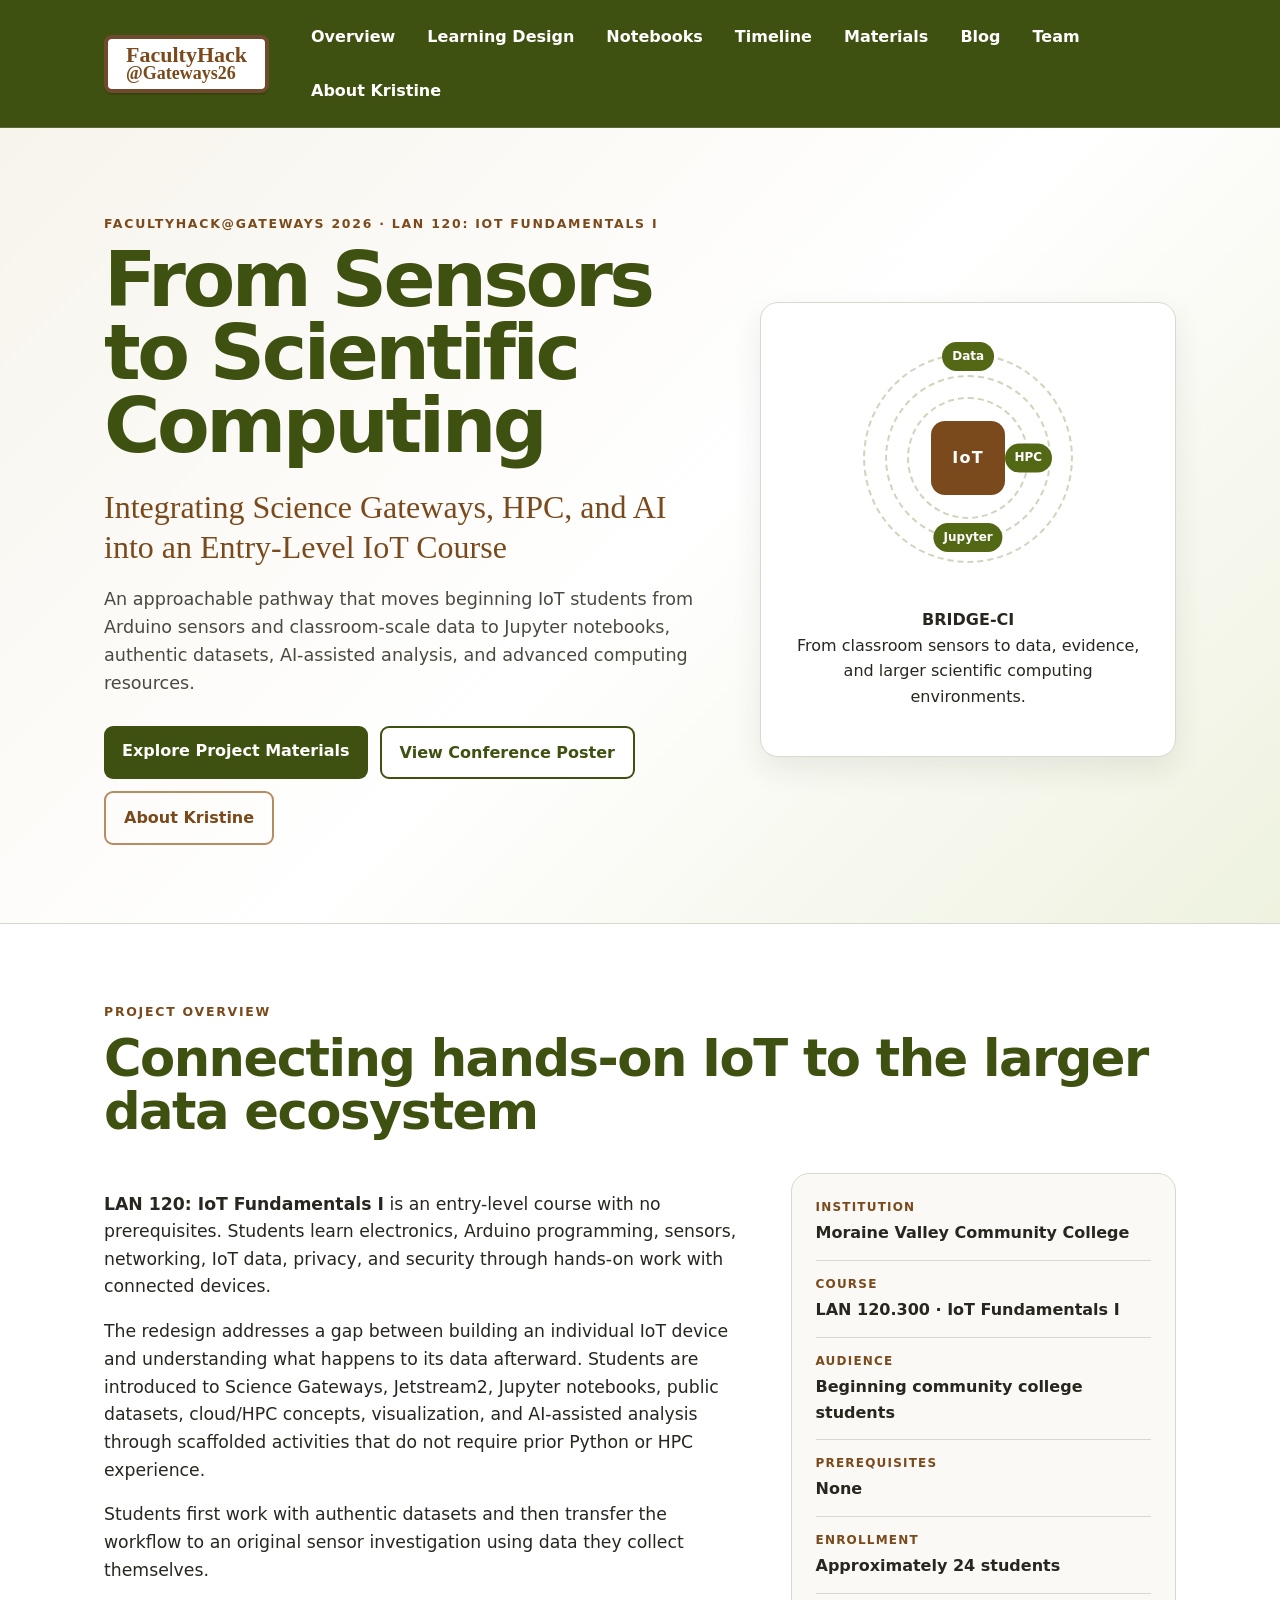
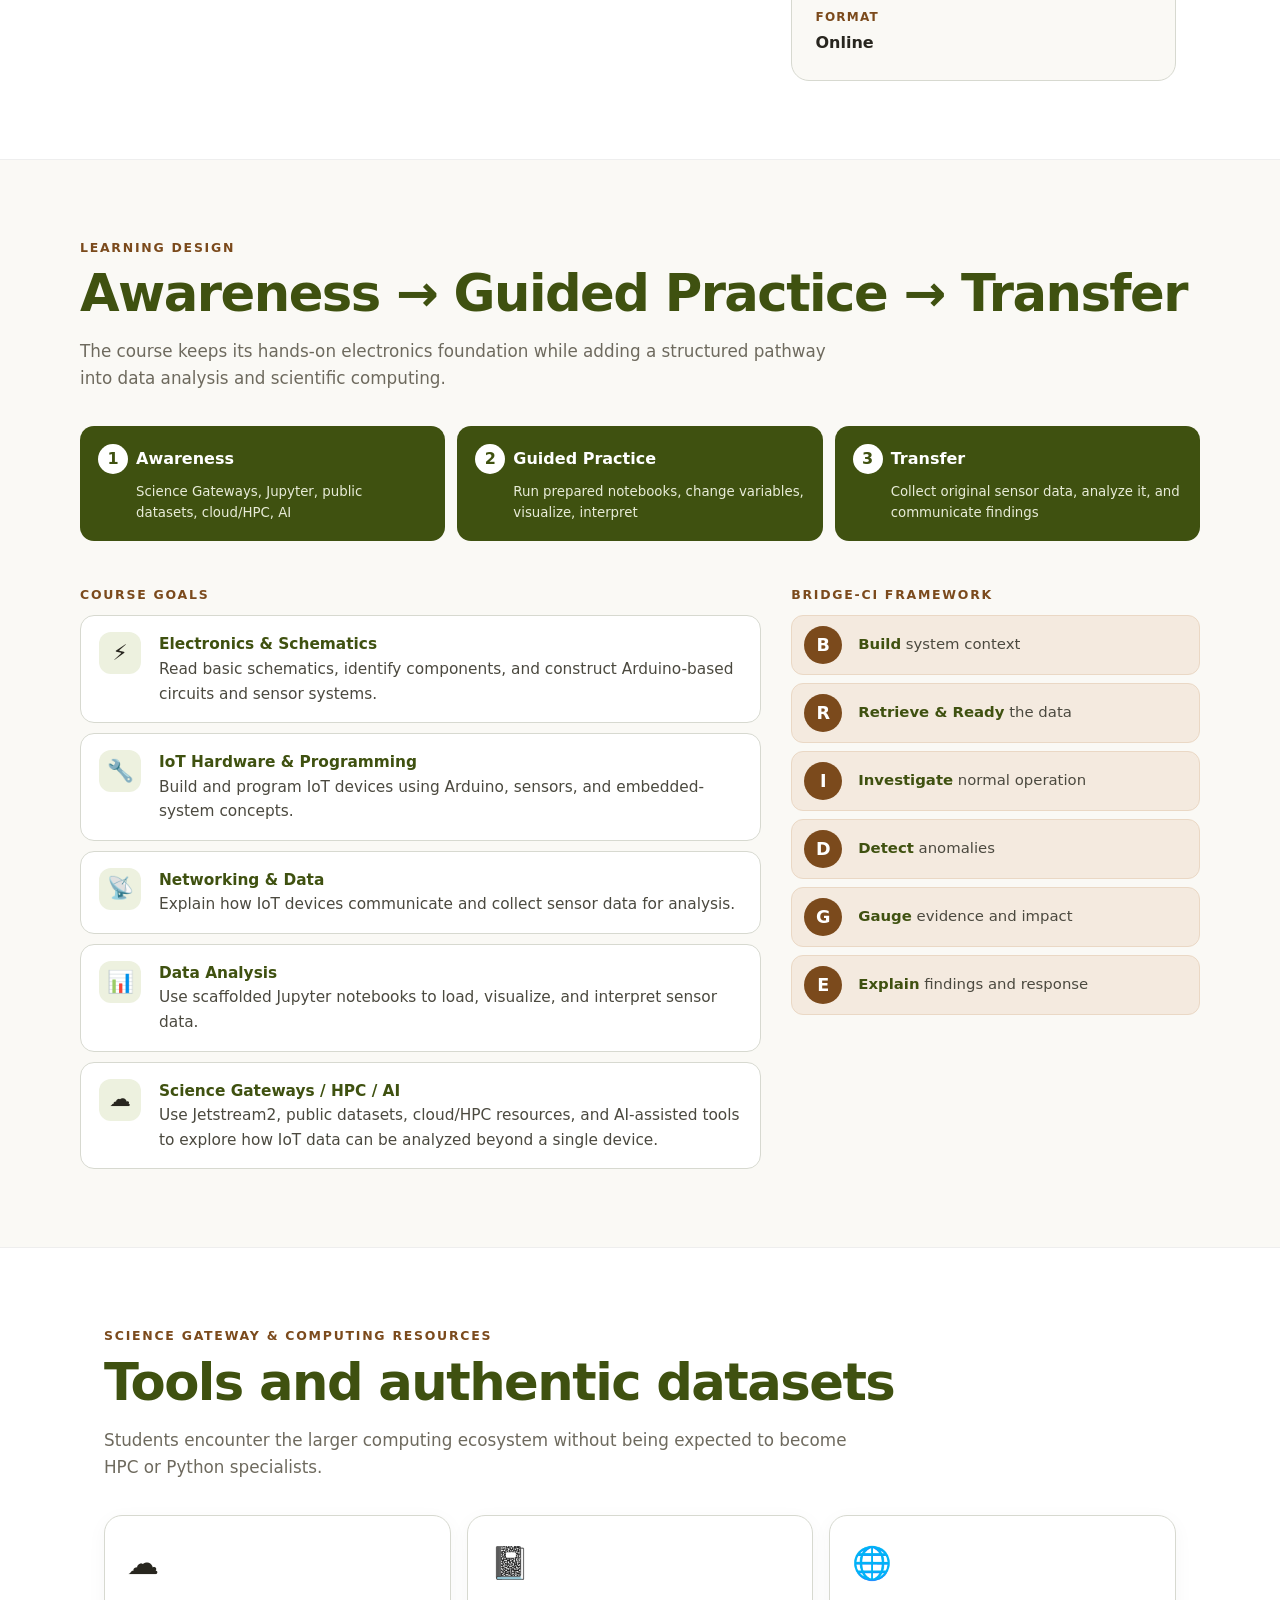
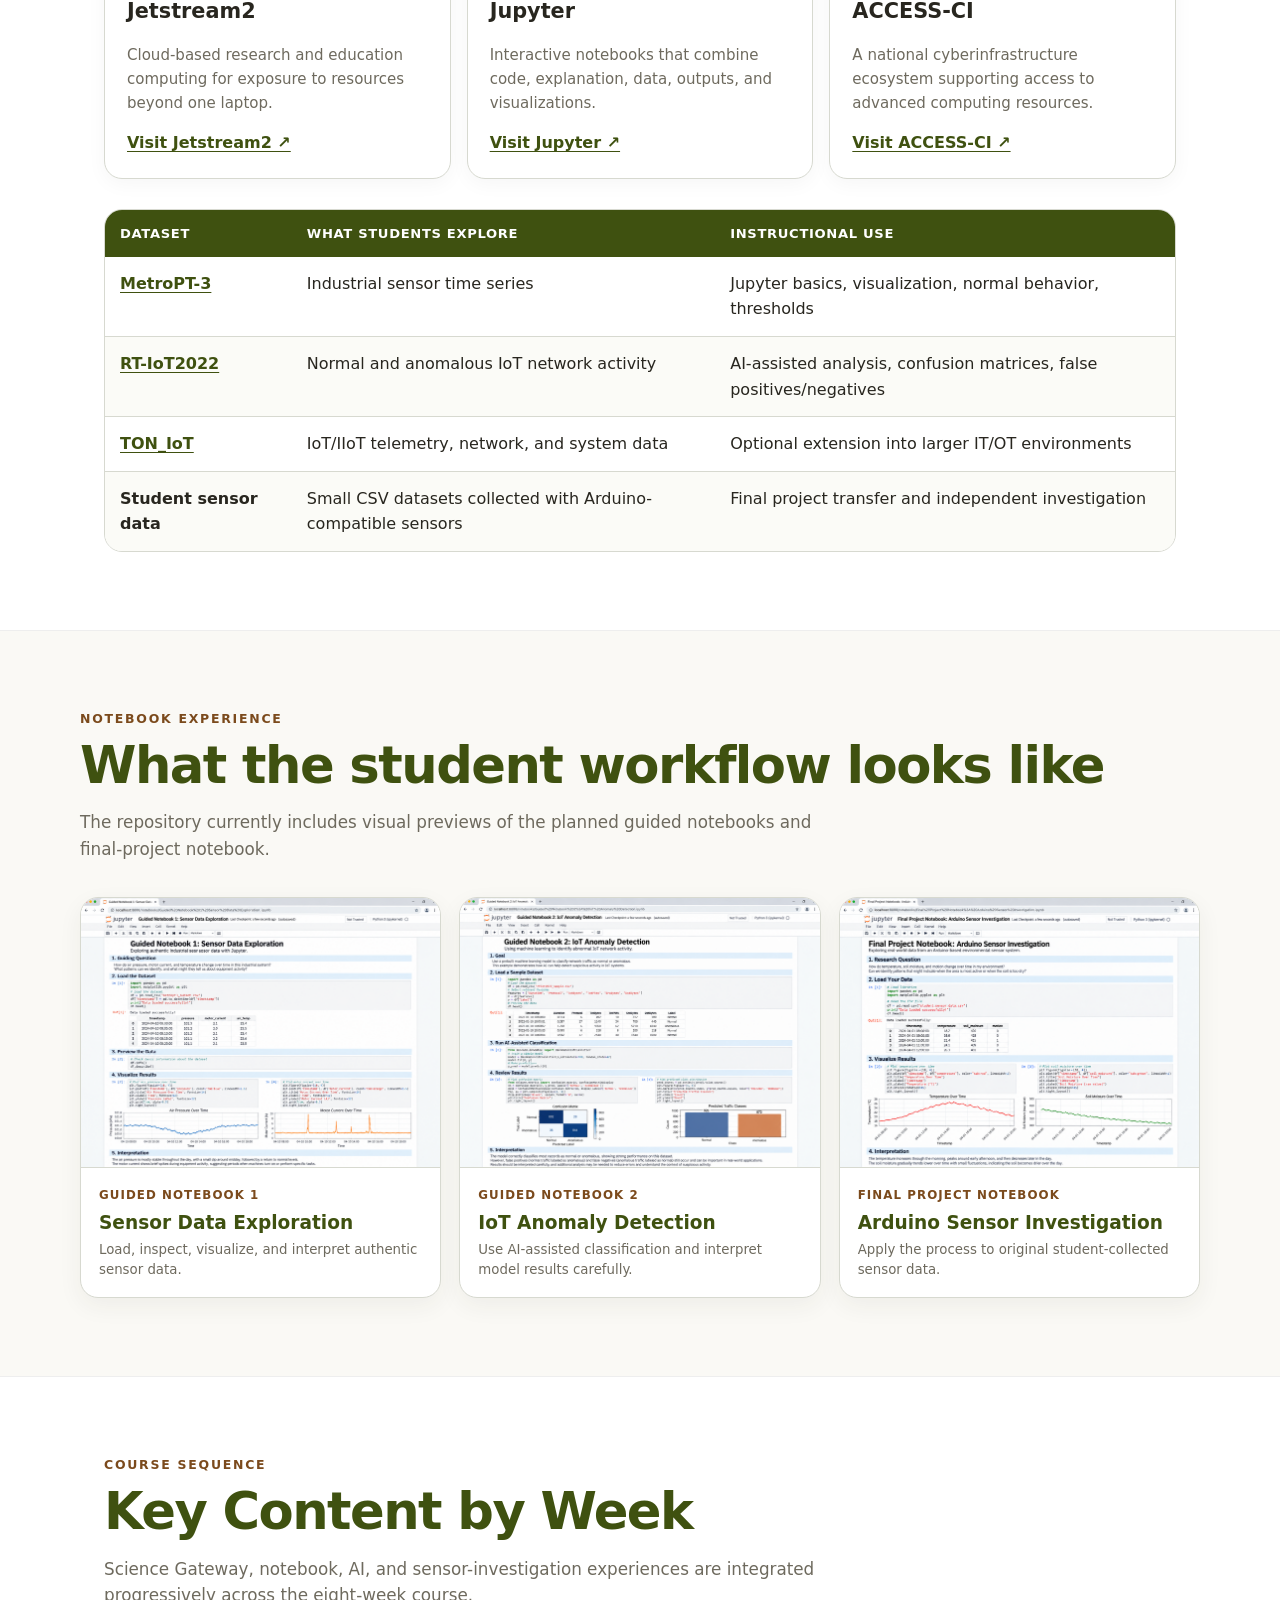
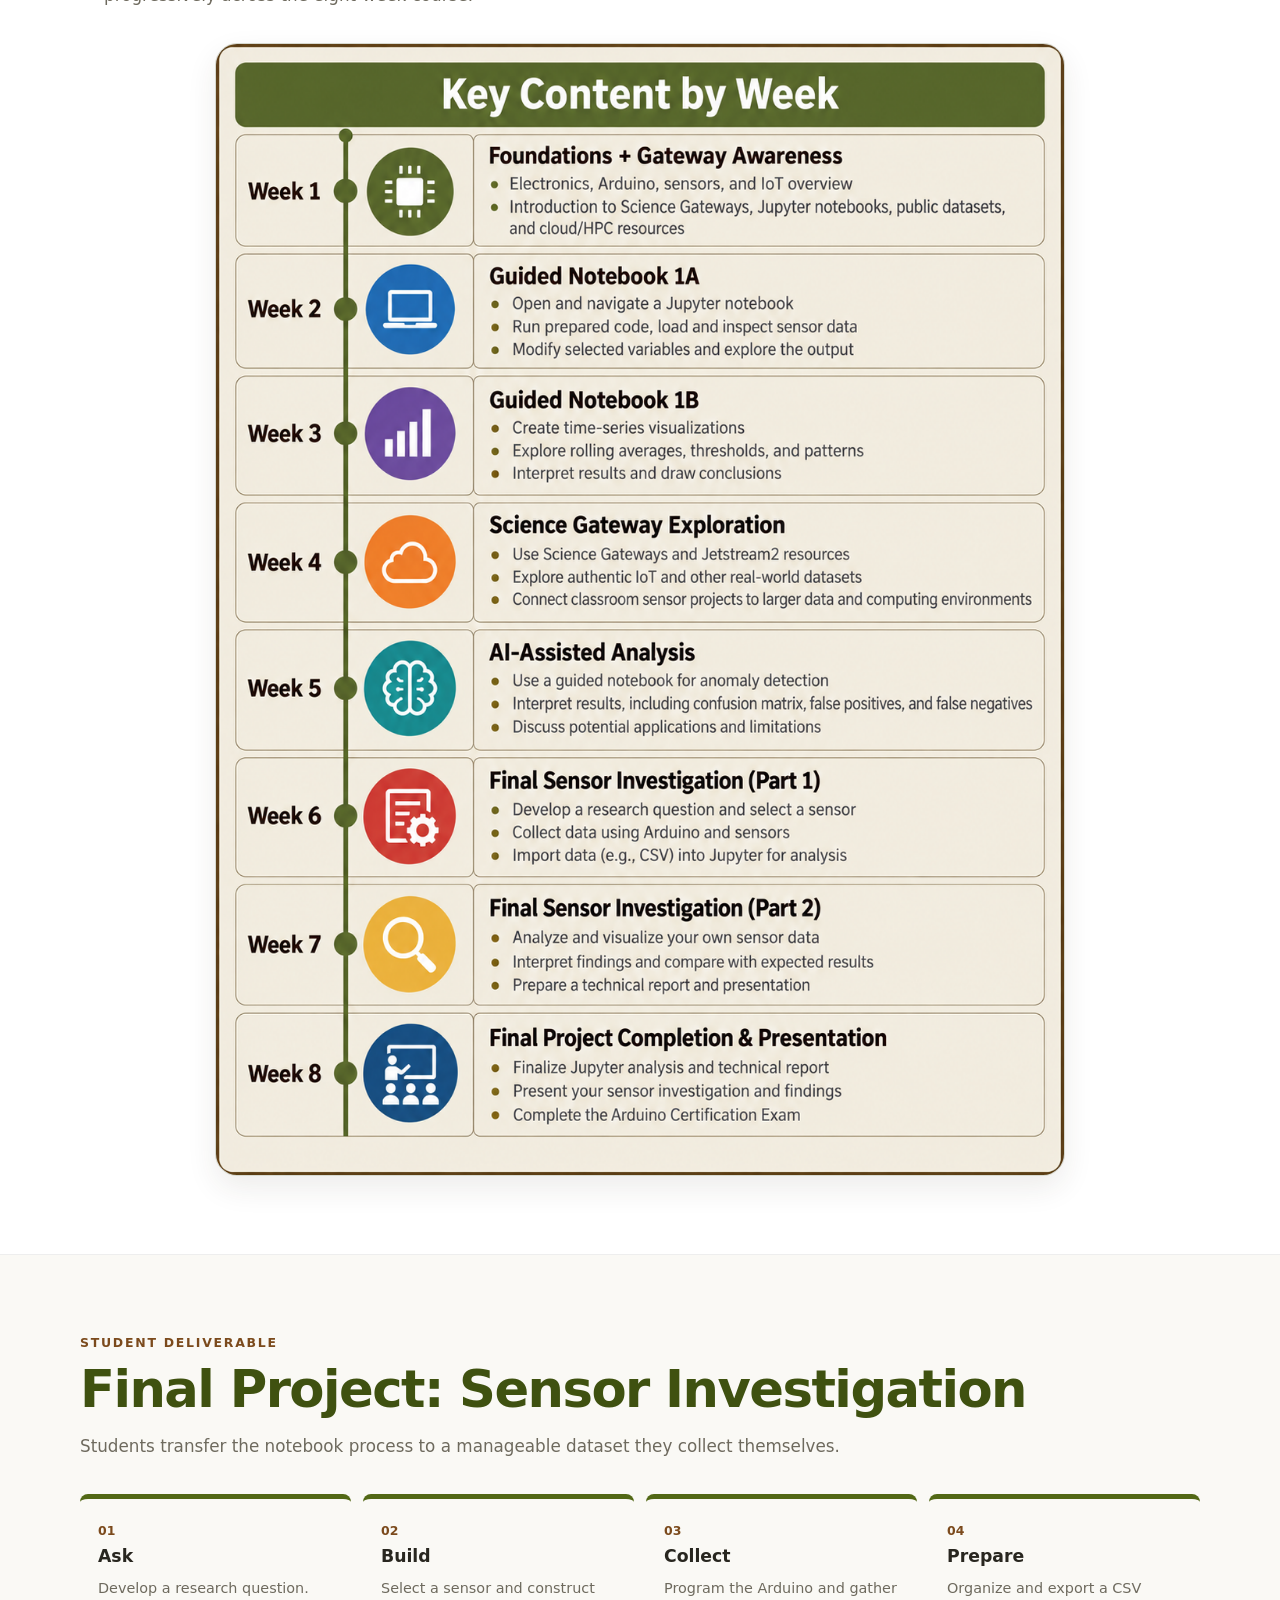
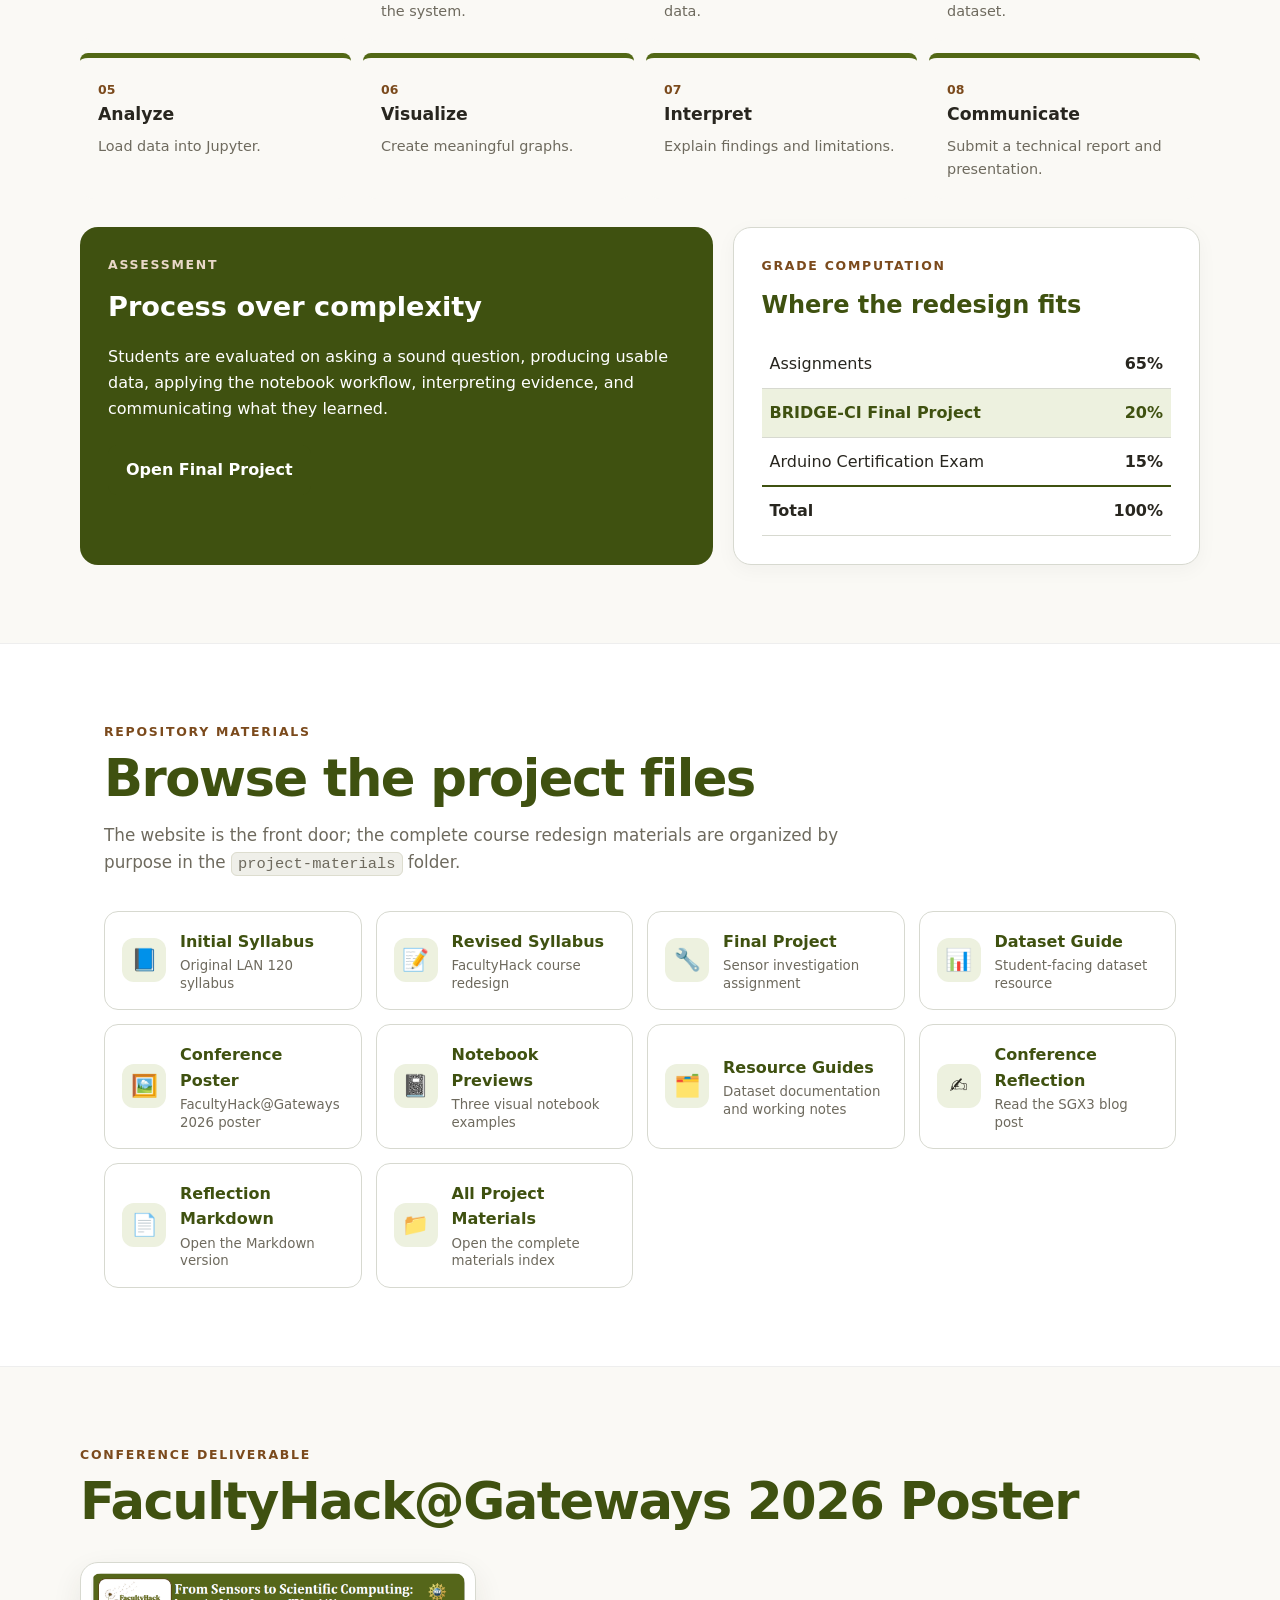
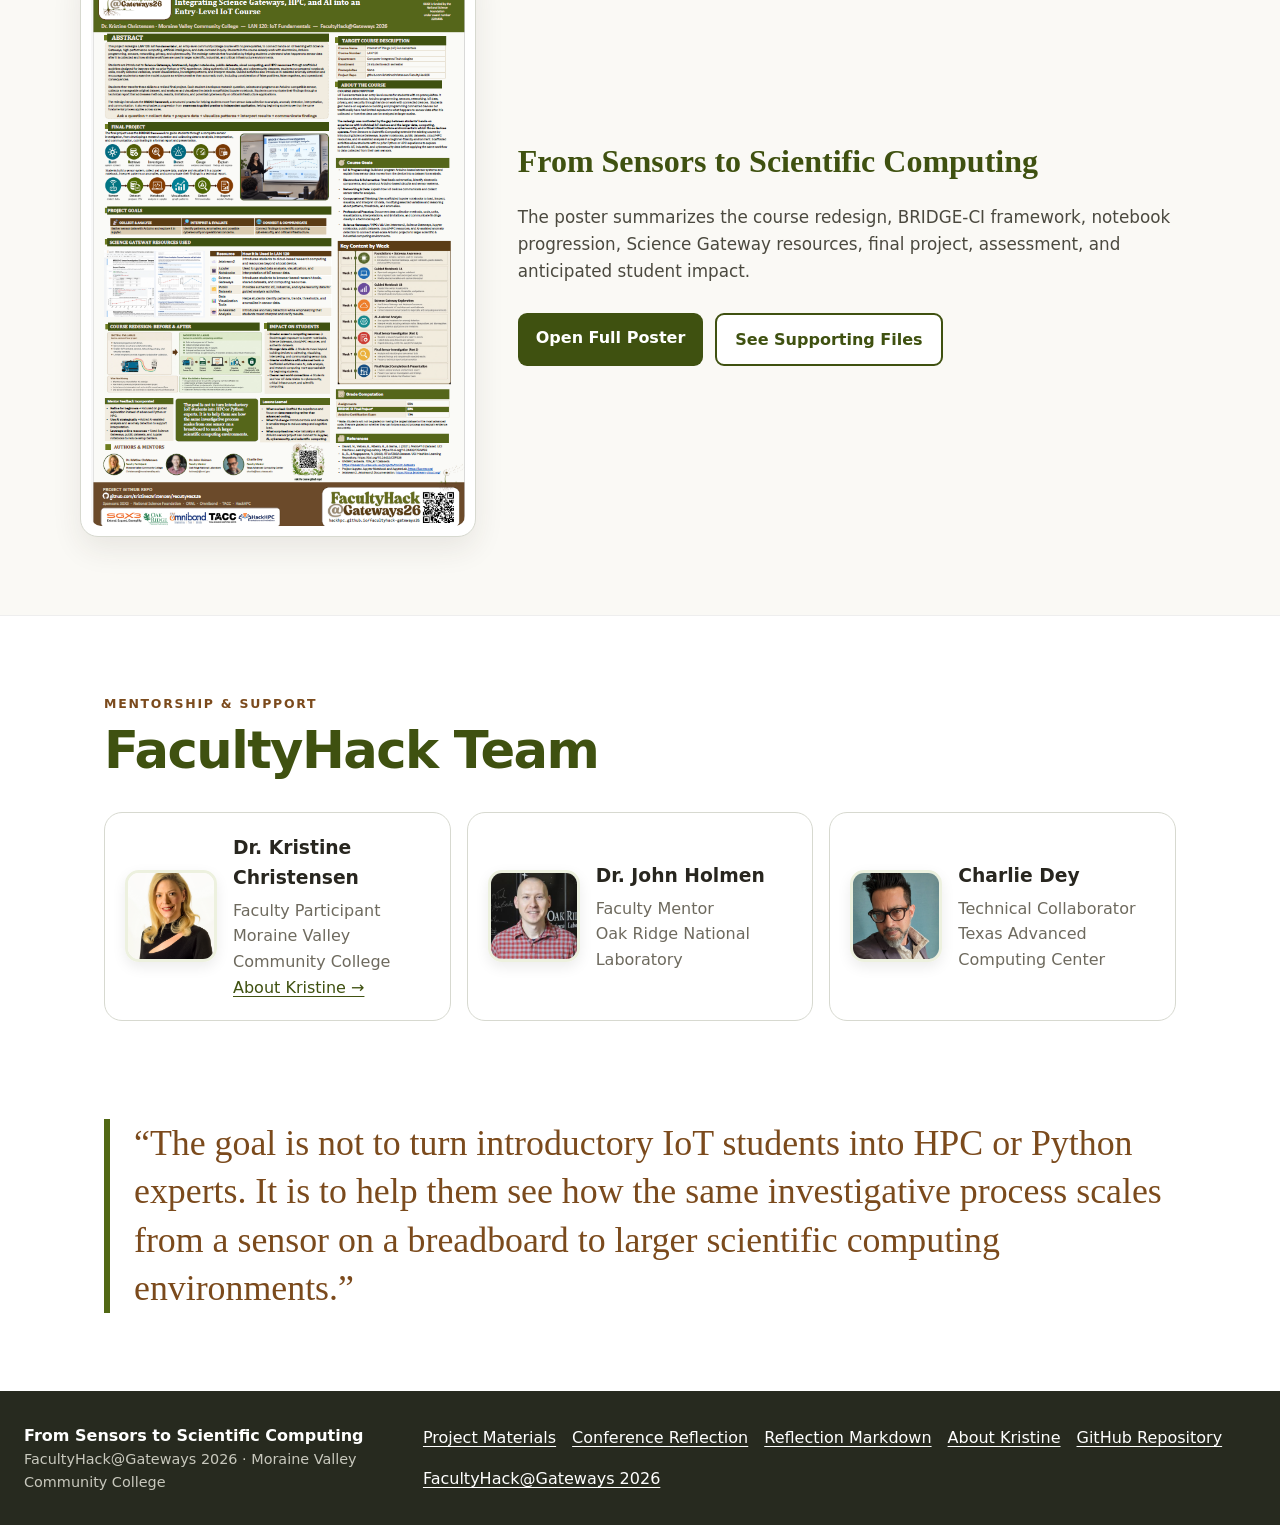
<file: index.html>
<!doctype html>
<html lang="en">
<head>
  <meta charset="utf-8">
  <meta name="viewport" content="width=device-width, initial-scale=1">
  <title>From Sensors to Scientific Computing | FacultyHack@Gateways 2026</title>
  <meta name="description" content="FacultyHack@Gateways 2026 curriculum redesign for LAN 120: IoT Fundamentals I at Moraine Valley Community College.">
  <link rel="stylesheet" href="assets/styles.css">
</head>
<body>
<header class="site-header">
  <div class="nav-wrap">
    <a class="brand" href="#top" aria-label="FacultyHack project home">
      <span class="brand-main">FacultyHack</span>
      <span class="brand-sub">@Gateways26</span>
    </a>
    <nav aria-label="Main navigation">
      <a href="#overview">Overview</a>
      <a href="#learning">Learning Design</a>
      <a href="#notebooks">Notebooks</a>
      <a href="#timeline">Timeline</a>
      <a href="project-materials/">Materials</a>
      <a href="blog.html">Blog</a>
      <a href="#team">Team</a>
      <a href="about.html">About Kristine</a>
    </nav>
  </div>
</header>

<main id="top">
<section class="hero hero-project">
  <div class="hero-inner">
    <div class="hero-copy">
      <p class="eyebrow">FacultyHack@Gateways 2026 · LAN 120: IoT Fundamentals I</p>
      <h1>From Sensors to Scientific Computing</h1>
      <p class="subtitle">Integrating Science Gateways, HPC, and AI into an Entry-Level IoT Course</p>
      <p class="lead">An approachable pathway that moves beginning IoT students from Arduino sensors and classroom-scale data to Jupyter notebooks, authentic datasets, AI-assisted analysis, and advanced computing resources.</p>
      <div class="hero-actions">
        <a class="button primary" href="project-materials/">Explore Project Materials</a>
        <a class="button secondary" href="project-materials/poster/ChristensenFacultyHack_Gateways26.pdf" target="_blank" rel="noopener">View Conference Poster</a>
        <a class="button ghost" href="about.html">About Kristine</a>
      </div>
    </div>

    <aside class="hero-card" aria-label="Animated IoT to scientific computing pathway">
      <div class="sensor-orbit" aria-hidden="true">
        <div class="sensor-chip">IoT</div>
        <div class="orbit orbit-1"><span>Data</span></div>
        <div class="orbit orbit-2"><span>Jupyter</span></div>
        <div class="orbit orbit-3"><span>HPC</span></div>
      </div>
      <p><strong>BRIDGE-CI</strong><br>From classroom sensors to data, evidence, and larger scientific computing environments.</p>
    </aside>
  </div>
</section>

<section class="section" id="overview">
  <div class="section-heading">
    <p class="section-kicker">Project overview</p>
    <h2>Connecting hands-on IoT to the larger data ecosystem</h2>
  </div>
  <div class="two-col">
    <div class="prose-large">
      <p><strong>LAN 120: IoT Fundamentals I</strong> is an entry-level course with no prerequisites. Students learn electronics, Arduino programming, sensors, networking, IoT data, privacy, and security through hands-on work with connected devices.</p>
      <p>The redesign addresses a gap between building an individual IoT device and understanding what happens to its data afterward. Students are introduced to Science Gateways, Jetstream2, Jupyter notebooks, public datasets, cloud/HPC concepts, visualization, and AI-assisted analysis through scaffolded activities that do not require prior Python or HPC experience.</p>
      <p>Students first work with authentic datasets and then transfer the workflow to an original sensor investigation using data they collect themselves.</p>
    </div>
    <aside class="fact-card">
      <dl>
        <div><dt>Institution</dt><dd>Moraine Valley Community College</dd></div>
        <div><dt>Course</dt><dd>LAN 120.300 · IoT Fundamentals I</dd></div>
        <div><dt>Audience</dt><dd>Beginning community college students</dd></div>
        <div><dt>Prerequisites</dt><dd>None</dd></div>
        <div><dt>Enrollment</dt><dd>Approximately 24 students</dd></div>
        <div><dt>Format</dt><dd>Online</dd></div>
      </dl>
    </aside>
  </div>
</section>

<section class="section alt" id="learning">
  <div class="section-heading">
    <p class="section-kicker">Learning design</p>
    <h2>Awareness → Guided Practice → Transfer</h2>
    <p class="heading-note">The course keeps its hands-on electronics foundation while adding a structured pathway into data analysis and scientific computing.</p>
  </div>

  <div class="journey journey-large">
    <div><span>1</span><strong>Awareness</strong><small>Science Gateways, Jupyter, public datasets, cloud/HPC, AI</small></div>
    <div><span>2</span><strong>Guided Practice</strong><small>Run prepared notebooks, change variables, visualize, interpret</small></div>
    <div><span>3</span><strong>Transfer</strong><small>Collect original sensor data, analyze it, and communicate findings</small></div>
  </div>

  <div class="split-feature">
    <div>
      <p class="section-kicker">Course goals</p>
      <div class="goal-list">
        <div><span>⚡</span><p><strong>Electronics &amp; Schematics</strong><br>Read basic schematics, identify components, and construct Arduino-based circuits and sensor systems.</p></div>
        <div><span>🔧</span><p><strong>IoT Hardware &amp; Programming</strong><br>Build and program IoT devices using Arduino, sensors, and embedded-system concepts.</p></div>
        <div><span>📡</span><p><strong>Networking &amp; Data</strong><br>Explain how IoT devices communicate and collect sensor data for analysis.</p></div>
        <div><span>📊</span><p><strong>Data Analysis</strong><br>Use scaffolded Jupyter notebooks to load, visualize, and interpret sensor data.</p></div>
        <div><span>☁️</span><p><strong>Science Gateways / HPC / AI</strong><br>Use Jetstream2, public datasets, cloud/HPC resources, and AI-assisted tools to explore how IoT data can be analyzed beyond a single device.</p></div>
      </div>
    </div>

    <div>
      <p class="section-kicker">BRIDGE-CI framework</p>
      <div class="bridge-stack">
        <div><b>B</b><span><strong>Build</strong> system context</span></div>
        <div><b>R</b><span><strong>Retrieve &amp; Ready</strong> the data</span></div>
        <div><b>I</b><span><strong>Investigate</strong> normal operation</span></div>
        <div><b>D</b><span><strong>Detect</strong> anomalies</span></div>
        <div><b>G</b><span><strong>Gauge</strong> evidence and impact</span></div>
        <div><b>E</b><span><strong>Explain</strong> findings and response</span></div>
      </div>
    </div>
  </div>
</section>

<section class="section" id="resources">
  <div class="section-heading">
    <p class="section-kicker">Science Gateway &amp; computing resources</p>
    <h2>Tools and authentic datasets</h2>
    <p class="heading-note">Students encounter the larger computing ecosystem without being expected to become HPC or Python specialists.</p>
  </div>

  <div class="resource-strip">
    <article><div class="resource-icon">☁️</div><h3>Jetstream2</h3><p>Cloud-based research and education computing for exposure to resources beyond one laptop.</p><a href="https://jetstream-cloud.org/">Visit Jetstream2 ↗</a></article>
    <article><div class="resource-icon">📓</div><h3>Jupyter</h3><p>Interactive notebooks that combine code, explanation, data, outputs, and visualizations.</p><a href="https://jupyter.org/">Visit Jupyter ↗</a></article>
    <article><div class="resource-icon">🌐</div><h3>ACCESS-CI</h3><p>A national cyberinfrastructure ecosystem supporting access to advanced computing resources.</p><a href="https://access-ci.org/">Visit ACCESS-CI ↗</a></article>
  </div>

  <div class="dataset-table-wrap">
    <table class="site-table">
      <thead><tr><th>Dataset</th><th>What students explore</th><th>Instructional use</th></tr></thead>
      <tbody>
        <tr><td><a href="https://archive.ics.uci.edu/dataset/791/metropt%203%20dataset"><strong>MetroPT-3</strong></a></td><td>Industrial sensor time series</td><td>Jupyter basics, visualization, normal behavior, thresholds</td></tr>
        <tr><td><a href="https://archive.ics.uci.edu/dataset/942/rt-iot2022"><strong>RT-IoT2022</strong></a></td><td>Normal and anomalous IoT network activity</td><td>AI-assisted analysis, confusion matrices, false positives/negatives</td></tr>
        <tr><td><a href="https://research.unsw.edu.au/projects/toniot-datasets"><strong>TON_IoT</strong></a></td><td>IoT/IIoT telemetry, network, and system data</td><td>Optional extension into larger IT/OT environments</td></tr>
        <tr><td><strong>Student sensor data</strong></td><td>Small CSV datasets collected with Arduino-compatible sensors</td><td>Final project transfer and independent investigation</td></tr>
      </tbody>
    </table>
  </div>
</section>

<section class="section alt" id="notebooks">
  <div class="section-heading">
    <p class="section-kicker">Notebook experience</p>
    <h2>What the student workflow looks like</h2>
    <p class="heading-note">The repository currently includes visual previews of the planned guided notebooks and final-project notebook.</p>
  </div>

  <div class="preview-grid">
    <a class="preview-card" href="project-materials/notebook-previews/01_sensor_data_exploration_preview.png" target="_blank" rel="noopener">
      <img src="project-materials/notebook-previews/01_sensor_data_exploration_preview.png" alt="Preview of Guided Notebook 1 for sensor data exploration">
      <div><span>Guided Notebook 1</span><strong>Sensor Data Exploration</strong><small>Load, inspect, visualize, and interpret authentic sensor data.</small></div>
    </a>
    <a class="preview-card" href="project-materials/notebook-previews/02_iot_anomaly_detection_preview.png" target="_blank" rel="noopener">
      <img src="project-materials/notebook-previews/02_iot_anomaly_detection_preview.png" alt="Preview of Guided Notebook 2 for IoT anomaly detection">
      <div><span>Guided Notebook 2</span><strong>IoT Anomaly Detection</strong><small>Use AI-assisted classification and interpret model results carefully.</small></div>
    </a>
    <a class="preview-card" href="project-materials/notebook-previews/03_arduino_sensor_investigation_preview.png" target="_blank" rel="noopener">
      <img src="project-materials/notebook-previews/03_arduino_sensor_investigation_preview.png" alt="Preview of final project Arduino sensor investigation notebook">
      <div><span>Final Project Notebook</span><strong>Arduino Sensor Investigation</strong><small>Apply the process to original student-collected sensor data.</small></div>
    </a>
  </div>
</section>

<section class="section" id="timeline">
  <div class="section-heading">
    <p class="section-kicker">Course sequence</p>
    <h2>Key Content by Week</h2>
    <p class="heading-note">Science Gateway, notebook, AI, and sensor-investigation experiences are integrated progressively across the eight-week course.</p>
  </div>
  <a class="timeline-frame" href="assets/images/key-content-by-week-timeline.png" target="_blank" rel="noopener">
    <img src="assets/images/key-content-by-week-timeline.png" alt="Eight-week timeline for LAN 120 showing gateway awareness, Jupyter notebooks, AI-assisted analysis, and final sensor investigation">
  </a>
</section>

<section class="section alt" id="project">
  <div class="section-heading">
    <p class="section-kicker">Student deliverable</p>
    <h2>Final Project: Sensor Investigation</h2>
    <p class="heading-note">Students transfer the notebook process to a manageable dataset they collect themselves.</p>
  </div>

  <div class="workflow workflow-compact">
    <div><span>01</span><strong>Ask</strong><p>Develop a research question.</p></div>
    <div><span>02</span><strong>Build</strong><p>Select a sensor and construct the system.</p></div>
    <div><span>03</span><strong>Collect</strong><p>Program the Arduino and gather data.</p></div>
    <div><span>04</span><strong>Prepare</strong><p>Organize and export a CSV dataset.</p></div>
    <div><span>05</span><strong>Analyze</strong><p>Load data into Jupyter.</p></div>
    <div><span>06</span><strong>Visualize</strong><p>Create meaningful graphs.</p></div>
    <div><span>07</span><strong>Interpret</strong><p>Explain findings and limitations.</p></div>
    <div><span>08</span><strong>Communicate</strong><p>Submit a technical report and presentation.</p></div>
  </div>

  <div class="project-bottom-grid">
    <div class="assessment-box assessment-light">
      <div>
        <p class="section-kicker">Assessment</p>
        <h3>Process over complexity</h3>
        <p>Students are evaluated on asking a sound question, producing usable data, applying the notebook workflow, interpreting evidence, and communicating what they learned.</p>
        <a class="button primary" href="project-materials/final-project/LAN_120_Final_Project.pdf" target="_blank" rel="noopener">Open Final Project</a>
      </div>
    </div>

    <div class="grade-card">
      <p class="section-kicker">Grade computation</p>
      <h3>Where the redesign fits</h3>
      <table class="grade-table">
        <tr><td>Assignments</td><td>65%</td></tr>
        <tr class="emphasis"><td>BRIDGE-CI Final Project</td><td>20%</td></tr>
        <tr><td>Arduino Certification Exam</td><td>15%</td></tr>
        <tr class="total"><td>Total</td><td>100%</td></tr>
      </table>
    </div>
  </div>
</section>

<section class="section" id="materials">
  <div class="section-heading">
    <p class="section-kicker">Repository materials</p>
    <h2>Browse the project files</h2>
    <p class="heading-note">The website is the front door; the complete course redesign materials are organized by purpose in the <code>project-materials</code> folder.</p>
  </div>

  <div class="materials-grid-rich">
    <a href="project-materials/syllabus/LAN_120_Initial_Syllabus.pdf" target="_blank" rel="noopener"><span>📘</span><div><strong>Initial Syllabus</strong><small>Original LAN 120 syllabus</small></div></a>
    <a href="project-materials/syllabus/LAN_120_Revised_Syllabus.pdf" target="_blank" rel="noopener"><span>📝</span><div><strong>Revised Syllabus</strong><small>FacultyHack course redesign</small></div></a>
    <a href="project-materials/final-project/LAN_120_Final_Project.pdf" target="_blank" rel="noopener"><span>🔧</span><div><strong>Final Project</strong><small>Sensor investigation assignment</small></div></a>
    <a href="project-materials/datasets/student_dataset_guide.md"><span>📊</span><div><strong>Dataset Guide</strong><small>Student-facing dataset resource</small></div></a>
    <a href="project-materials/poster/ChristensenFacultyHack_Gateways26.pdf" target="_blank" rel="noopener"><span>🖼️</span><div><strong>Conference Poster</strong><small>FacultyHack@Gateways 2026 poster</small></div></a>
    <a href="project-materials/notebook-previews/01_sensor_data_exploration_preview.png" target="_blank" rel="noopener"><span>📓</span><div><strong>Notebook Previews</strong><small>Three visual notebook examples</small></div></a>
    <a href="project-materials/resources/DATASET_GUIDE.md"><span>🗂️</span><div><strong>Resource Guides</strong><small>Dataset documentation and working notes</small></div></a>
    <a href="blog.html"><span>✍️</span><div><strong>Conference Reflection</strong><small>Read the SGX3 blog post</small></div></a>
    <a href="SGX3_Blog_Reflection.md"><span>📄</span><div><strong>Reflection Markdown</strong><small>Open the Markdown version</small></div></a>
    <a href="project-materials/"><span>📁</span><div><strong>All Project Materials</strong><small>Open the complete materials index</small></div></a>
  </div>
</section>

<section class="section alt poster-section">
  <div class="section-heading">
    <p class="section-kicker">Conference deliverable</p>
    <h2>FacultyHack@Gateways 2026 Poster</h2>
  </div>
  <div class="poster-showcase">
    <a class="poster-preview" href="project-materials/poster/ChristensenFacultyHack_Gateways26.pdf" target="_blank" rel="noopener">
      <img src="project-materials/poster/final_poster_preview.png" alt="Preview of the From Sensors to Scientific Computing conference poster">
    </a>
    <div class="poster-copy">
      <h3>From Sensors to Scientific Computing</h3>
      <p>The poster summarizes the course redesign, BRIDGE-CI framework, notebook progression, Science Gateway resources, final project, assessment, and anticipated student impact.</p>
      <div class="hero-actions">
        <a class="button primary" href="project-materials/poster/ChristensenFacultyHack_Gateways26.pdf" target="_blank" rel="noopener">Open Full Poster</a>
        <a class="button secondary" href="project-materials/">See Supporting Files</a>
      </div>
    </div>
  </div>
</section>

<section class="section mentor-section" id="team">
  <div class="section-heading">
    <p class="section-kicker">Mentorship &amp; support</p>
    <h2>FacultyHack Team</h2>
  </div>
  <div class="people-grid">
    <article class="person-card photo-card">
      <img class="person-photo" src="assets/images/kristine-christensen.jpg" alt="Dr. Kristine Christensen">
      <div><h3>Dr. Kristine Christensen</h3><p>Faculty Participant<br>Moraine Valley Community College</p><a href="about.html">About Kristine →</a></div>
    </article>
    <article class="person-card photo-card">
      <img class="person-photo" src="assets/images/john-holmen.jpg" alt="Dr. John Holmen">
      <div><h3>Dr. John Holmen</h3><p>Faculty Mentor<br>Oak Ridge National Laboratory</p></div>
    </article>
    <article class="person-card photo-card">
      <img class="person-photo" src="assets/images/charlie-dey.jpg" alt="Charlie Dey">
      <div><h3>Charlie Dey</h3><p>Technical Collaborator<br>Texas Advanced Computing Center</p></div>
    </article>
  </div>
</section>

<section class="section callout final-callout">
  <blockquote>“The goal is not to turn introductory IoT students into HPC or Python experts. It is to help them see how the same investigative process scales from a sensor on a breadboard to larger scientific computing environments.”</blockquote>
</section>
</main>

<footer>
  <div>
    <strong>From Sensors to Scientific Computing</strong>
    <span>FacultyHack@Gateways 2026 · Moraine Valley Community College</span>
  </div>
  <div class="footer-links">
    <a href="project-materials/">Project Materials</a>
    <a href="blog.html">Conference Reflection</a>
    <a href="SGX3_Blog_Reflection.md">Reflection Markdown</a>
    <a href="about.html">About Kristine</a>
    <a href="https://github.com/kristinechristensen/FacultyHack26">GitHub Repository</a>
    <a href="https://hackhpc.github.io/facultyhack-gateways26">FacultyHack@Gateways 2026</a>
  </div>
</footer>
</body>
</html>
</file>
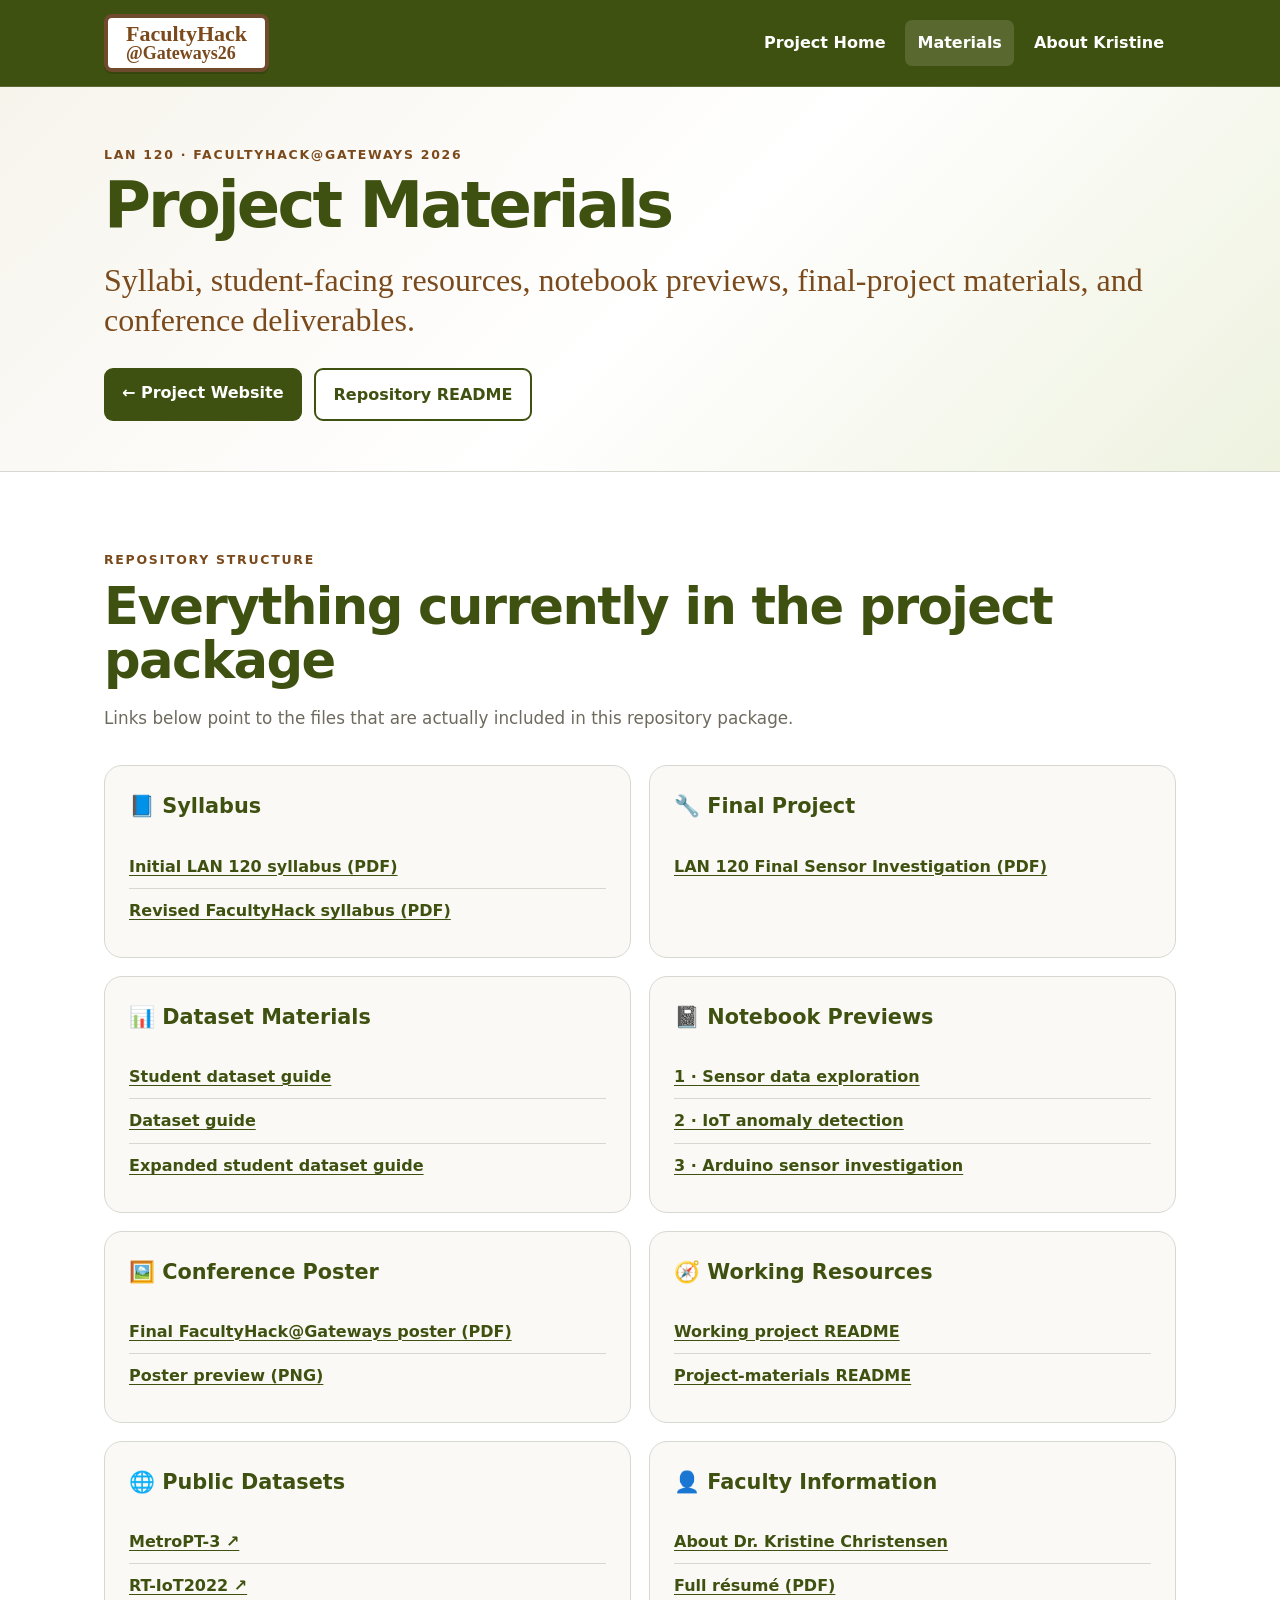
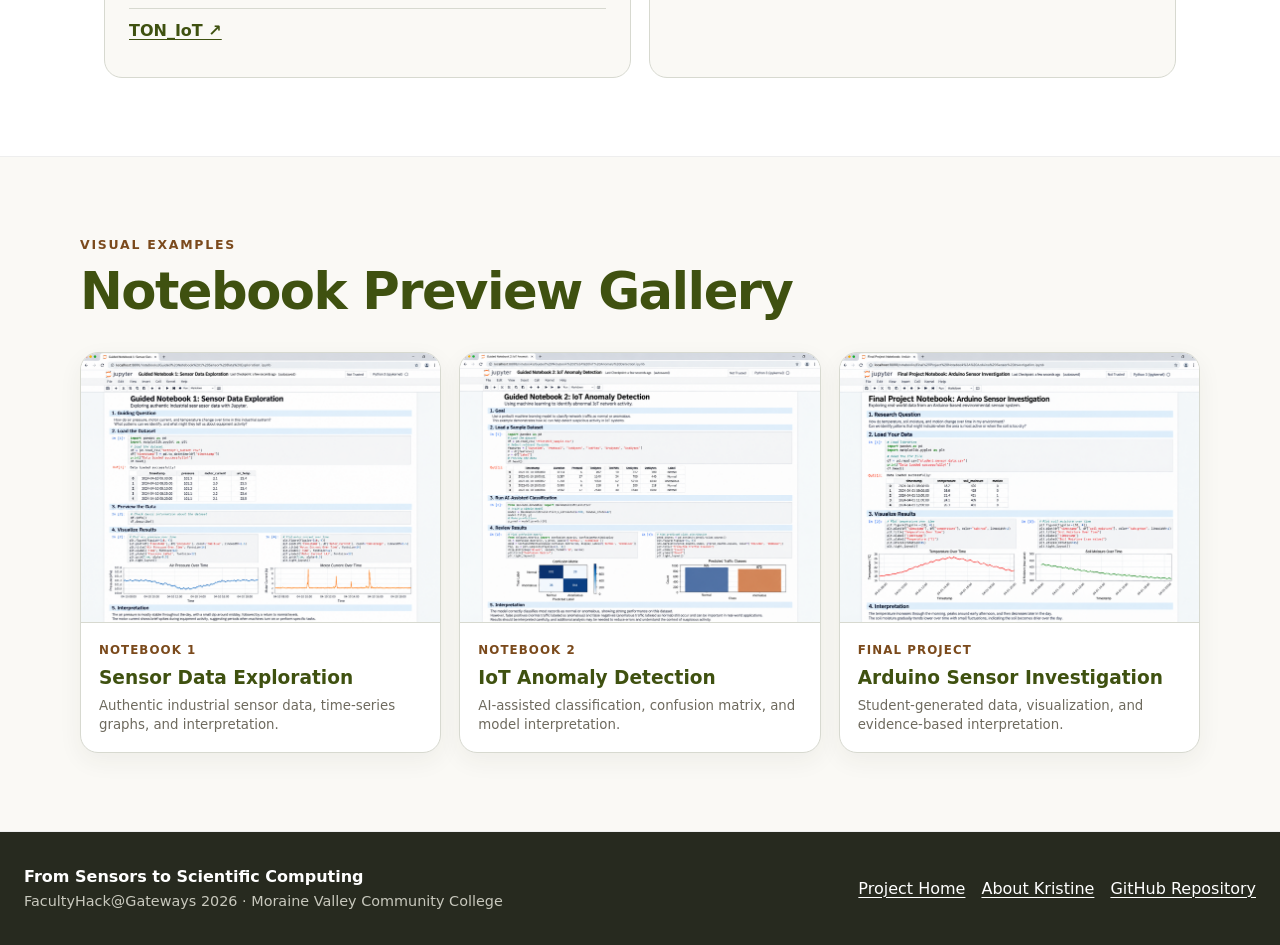
<file: project-materials/index.html>
<!doctype html>
<html lang="en">
<head>
<meta charset="utf-8">
<meta name="viewport" content="width=device-width, initial-scale=1">
<title>Project Materials | From Sensors to Scientific Computing</title>
<meta name="description" content="Course redesign files, syllabi, final project, dataset guides, notebook previews, and conference poster for LAN 120 FacultyHack@Gateways 2026.">
<link rel="stylesheet" href="../assets/styles.css">
</head>
<body>
<header class="site-header">
  <div class="nav-wrap">
    <a class="brand" href="../index.html"><span class="brand-main">FacultyHack</span><span class="brand-sub">@Gateways26</span></a>
    <nav aria-label="Main navigation">
      <a href="../index.html">Project Home</a>
      <a class="nav-current" href="#materials">Materials</a>
      <a href="../about.html">About Kristine</a>
    </nav>
  </div>
</header>

<main>
<section class="hero compact-hero">
  <div class="hero-inner single">
    <div class="hero-copy">
      <p class="eyebrow">LAN 120 · FacultyHack@Gateways 2026</p>
      <h1>Project Materials</h1>
      <p class="subtitle">Syllabi, student-facing resources, notebook previews, final-project materials, and conference deliverables.</p>
      <div class="hero-actions">
        <a class="button primary" href="../index.html">← Project Website</a>
        <a class="button secondary" href="../README.md">Repository README</a>
      </div>
    </div>
  </div>
</section>

<section class="section" id="materials">
  <div class="section-heading">
    <p class="section-kicker">Repository structure</p>
    <h2>Everything currently in the project package</h2>
    <p class="heading-note">Links below point to the files that are actually included in this repository package.</p>
  </div>

  <div class="material-groups">
    <article class="material-group">
      <h3>📘 Syllabus</h3>
      <a href="syllabus/LAN_120_Initial_Syllabus.pdf" target="_blank" rel="noopener">Initial LAN 120 syllabus (PDF)</a>
      <a href="syllabus/LAN_120_Revised_Syllabus.pdf" target="_blank" rel="noopener">Revised FacultyHack syllabus (PDF)</a>
    </article>

    <article class="material-group">
      <h3>🔧 Final Project</h3>
      <a href="final-project/LAN_120_Final_Project.pdf" target="_blank" rel="noopener">LAN 120 Final Sensor Investigation (PDF)</a>
    </article>

    <article class="material-group">
      <h3>📊 Dataset Materials</h3>
      <a href="datasets/student_dataset_guide.md">Student dataset guide</a>
      <a href="resources/DATASET_GUIDE.md">Dataset guide</a>
      <a href="resources/STUDENT_DATASET_GUIDE.md">Expanded student dataset guide</a>
    </article>

    <article class="material-group">
      <h3>📓 Notebook Previews</h3>
      <a href="notebook-previews/01_sensor_data_exploration_preview.png" target="_blank" rel="noopener">1 · Sensor data exploration</a>
      <a href="notebook-previews/02_iot_anomaly_detection_preview.png" target="_blank" rel="noopener">2 · IoT anomaly detection</a>
      <a href="notebook-previews/03_arduino_sensor_investigation_preview.png" target="_blank" rel="noopener">3 · Arduino sensor investigation</a>
    </article>

    <article class="material-group">
      <h3>🖼️ Conference Poster</h3>
      <a href="poster/ChristensenFacultyHack_Gateways26.pdf" target="_blank" rel="noopener">Final FacultyHack@Gateways poster (PDF)</a>
      <a href="poster/final_poster_preview.png" target="_blank" rel="noopener">Poster preview (PNG)</a>
    </article>

    <article class="material-group">
      <h3>🧭 Working Resources</h3>
      <a href="resources/working_README.md">Working project README</a>
      <a href="README.md">Project-materials README</a>
    </article>

    <article class="material-group">
      <h3>🌐 Public Datasets</h3>
      <a href="https://archive.ics.uci.edu/dataset/791/metropt%203%20dataset">MetroPT-3 ↗</a>
      <a href="https://archive.ics.uci.edu/dataset/942/rt-iot2022">RT-IoT2022 ↗</a>
      <a href="https://research.unsw.edu.au/projects/toniot-datasets">TON_IoT ↗</a>
    </article>

    <article class="material-group">
      <h3>👤 Faculty Information</h3>
      <a href="../about.html">About Dr. Kristine Christensen</a>
      <a href="../assets/Kristine-Christensen-Resume-2026.pdf" target="_blank" rel="noopener">Full résumé (PDF)</a>
    </article>
  </div>
</section>

<section class="section alt">
  <div class="section-heading">
    <p class="section-kicker">Visual examples</p>
    <h2>Notebook Preview Gallery</h2>
  </div>
  <div class="preview-grid">
    <a class="preview-card" href="notebook-previews/01_sensor_data_exploration_preview.png" target="_blank" rel="noopener"><img src="notebook-previews/01_sensor_data_exploration_preview.png" alt="Sensor data exploration notebook preview"><div><span>Notebook 1</span><strong>Sensor Data Exploration</strong><small>Authentic industrial sensor data, time-series graphs, and interpretation.</small></div></a>
    <a class="preview-card" href="notebook-previews/02_iot_anomaly_detection_preview.png" target="_blank" rel="noopener"><img src="notebook-previews/02_iot_anomaly_detection_preview.png" alt="IoT anomaly detection notebook preview"><div><span>Notebook 2</span><strong>IoT Anomaly Detection</strong><small>AI-assisted classification, confusion matrix, and model interpretation.</small></div></a>
    <a class="preview-card" href="notebook-previews/03_arduino_sensor_investigation_preview.png" target="_blank" rel="noopener"><img src="notebook-previews/03_arduino_sensor_investigation_preview.png" alt="Arduino sensor investigation notebook preview"><div><span>Final Project</span><strong>Arduino Sensor Investigation</strong><small>Student-generated data, visualization, and evidence-based interpretation.</small></div></a>
  </div>
</section>
</main>

<footer>
  <div><strong>From Sensors to Scientific Computing</strong><span>FacultyHack@Gateways 2026 · Moraine Valley Community College</span></div>
  <div class="footer-links"><a href="../index.html">Project Home</a><a href="../about.html">About Kristine</a><a href="https://github.com/kristinechristensen/FacultyHack26">GitHub Repository</a></div>
</footer>
</body>
</html>
</file>
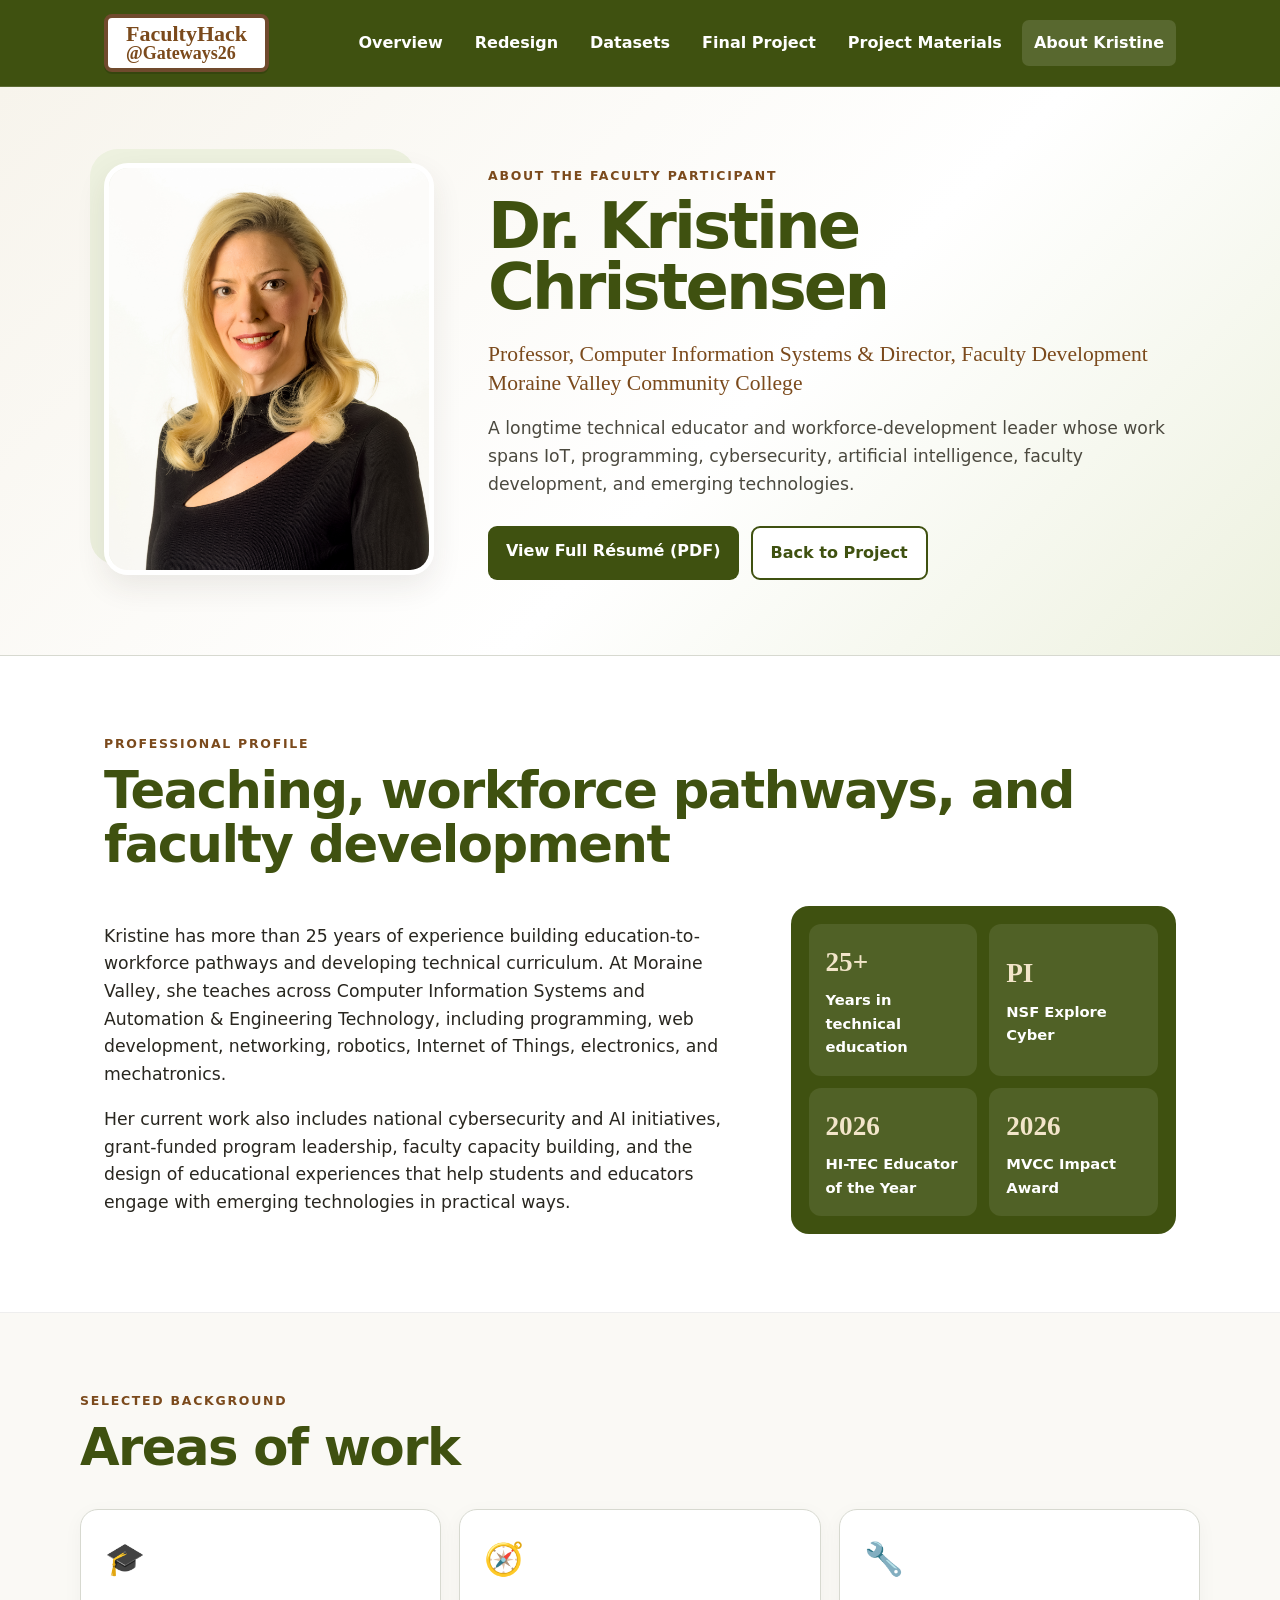
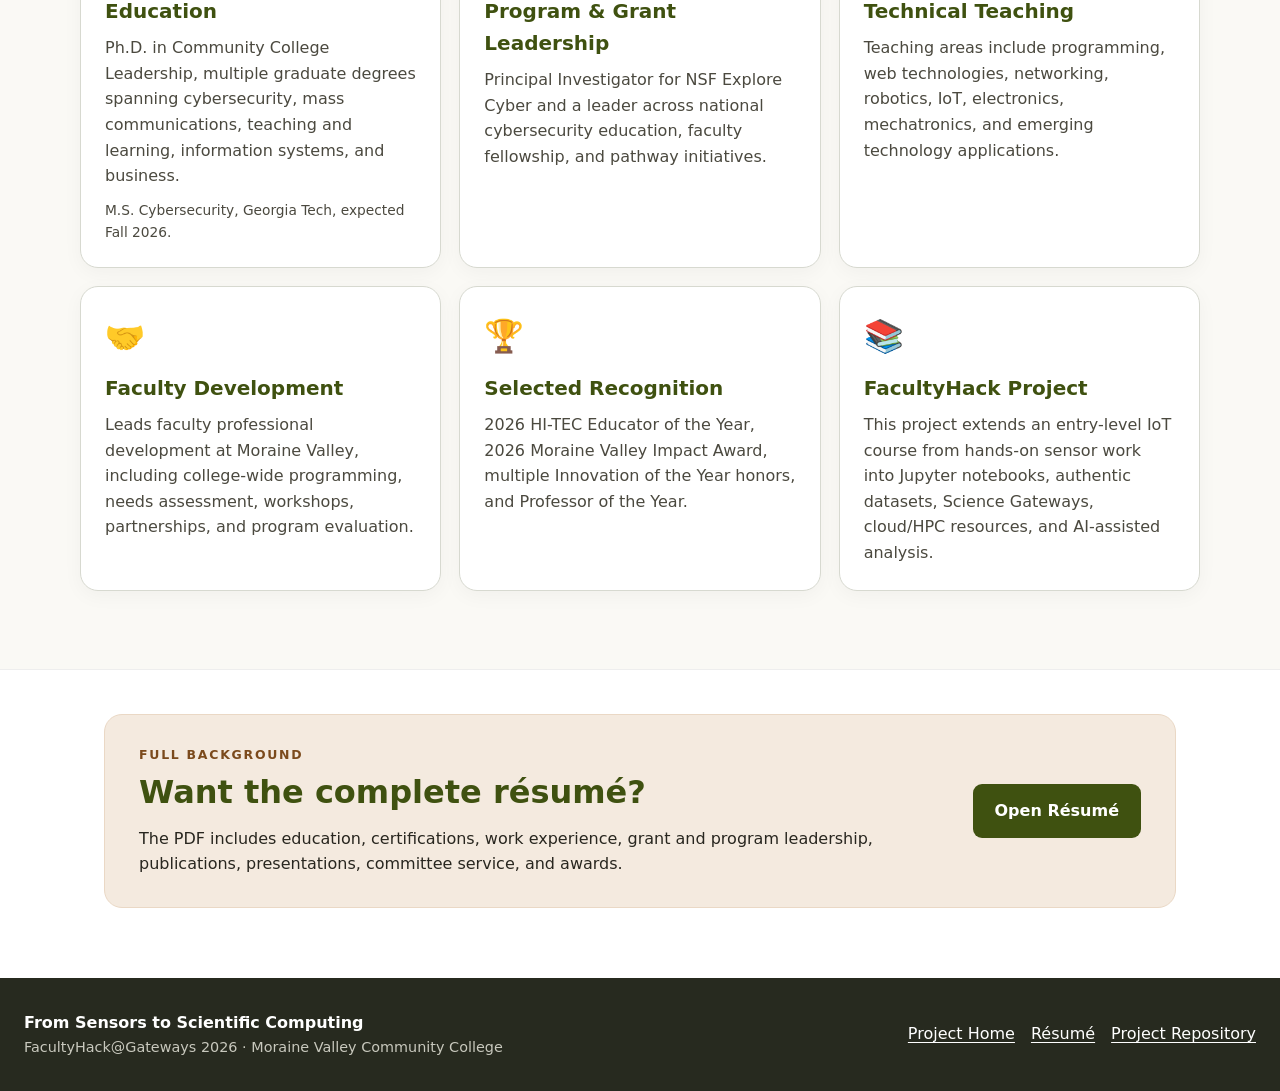
<file: about.html>
<!doctype html>
<html lang="en">
<head>
  <meta charset="utf-8">
  <meta name="viewport" content="width=device-width, initial-scale=1">
  <title>About Dr. Kristine Christensen | FacultyHack@Gateways 2026</title>
  <meta name="description" content="About Dr. Kristine Christensen, professor, faculty development director, and FacultyHack@Gateways 2026 participant.">
  <link rel="stylesheet" href="assets/styles.css">
</head>
<body>
<header class="site-header">
  <div class="nav-wrap">
    <a class="brand" href="index.html" aria-label="FacultyHack project home">
      <span class="brand-main">FacultyHack</span>
      <span class="brand-sub">@Gateways26</span>
    </a>
    <nav aria-label="Main navigation">
      <a href="index.html#overview">Overview</a>
      <a href="index.html#redesign">Redesign</a>
      <a href="index.html#datasets">Datasets</a>
      <a href="index.html#project">Final Project</a>
      <a href="project-materials/">Project Materials</a>
      <a class="nav-current" href="about.html">About Kristine</a>
    </nav>
  </div>
</header>

<main>
<section class="about-hero">
  <div class="about-hero-inner">
    <div class="about-photo-wrap">
      <img src="assets/images/kristine-christensen.jpg" alt="Dr. Kristine Christensen" class="about-photo">
    </div>
    <div class="about-intro">
      <p class="eyebrow">About the faculty participant</p>
      <h1>Dr. Kristine Christensen</h1>
      <p class="about-role">Professor, Computer Information Systems &amp; Director, Faculty Development<br>Moraine Valley Community College</p>
      <p class="about-lead">A longtime technical educator and workforce-development leader whose work spans IoT, programming, cybersecurity, artificial intelligence, faculty development, and emerging technologies.</p>
      <div class="hero-actions">
        <a class="button primary" href="assets/Kristine-Christensen-Resume-2026.pdf" target="_blank" rel="noopener">View Full Résumé (PDF)</a>
        <a class="button secondary" href="index.html">Back to Project</a>
      </div>
    </div>
  </div>
</section>

<section class="section about-summary">
  <div class="section-heading">
    <p class="section-kicker">Professional profile</p>
    <h2>Teaching, workforce pathways, and faculty development</h2>
  </div>
  <div class="two-col about-copy">
    <div>
      <p>Kristine has more than 25 years of experience building education-to-workforce pathways and developing technical curriculum. At Moraine Valley, she teaches across Computer Information Systems and Automation &amp; Engineering Technology, including programming, web development, networking, robotics, Internet of Things, electronics, and mechatronics.</p>
      <p>Her current work also includes national cybersecurity and AI initiatives, grant-funded program leadership, faculty capacity building, and the design of educational experiences that help students and educators engage with emerging technologies in practical ways.</p>
    </div>
    <aside class="highlight-panel">
      <div><span>25+</span><strong>Years in technical education</strong></div>
      <div><span>PI</span><strong>NSF Explore Cyber</strong></div>
      <div><span>2026</span><strong>HI-TEC Educator of the Year</strong></div>
      <div><span>2026</span><strong>MVCC Impact Award</strong></div>
    </aside>
  </div>
</section>

<section class="section alt">
  <div class="section-heading">
    <p class="section-kicker">Selected background</p>
    <h2>Areas of work</h2>
  </div>
  <div class="about-card-grid">
    <article class="about-card">
      <div class="about-icon">🎓</div>
      <h3>Education</h3>
      <p>Ph.D. in Community College Leadership, multiple graduate degrees spanning cybersecurity, mass communications, teaching and learning, information systems, and business.</p>
      <p class="small-note">M.S. Cybersecurity, Georgia Tech, expected Fall 2026.</p>
    </article>
    <article class="about-card">
      <div class="about-icon">🧭</div>
      <h3>Program &amp; Grant Leadership</h3>
      <p>Principal Investigator for NSF Explore Cyber and a leader across national cybersecurity education, faculty fellowship, and pathway initiatives.</p>
    </article>
    <article class="about-card">
      <div class="about-icon">🔧</div>
      <h3>Technical Teaching</h3>
      <p>Teaching areas include programming, web technologies, networking, robotics, IoT, electronics, mechatronics, and emerging technology applications.</p>
    </article>
    <article class="about-card">
      <div class="about-icon">🤝</div>
      <h3>Faculty Development</h3>
      <p>Leads faculty professional development at Moraine Valley, including college-wide programming, needs assessment, workshops, partnerships, and program evaluation.</p>
    </article>
    <article class="about-card">
      <div class="about-icon">🏆</div>
      <h3>Selected Recognition</h3>
      <p>2026 HI-TEC Educator of the Year, 2026 Moraine Valley Impact Award, multiple Innovation of the Year honors, and Professor of the Year.</p>
    </article>
    <article class="about-card">
      <div class="about-icon">📚</div>
      <h3>FacultyHack Project</h3>
      <p>This project extends an entry-level IoT course from hands-on sensor work into Jupyter notebooks, authentic datasets, Science Gateways, cloud/HPC resources, and AI-assisted analysis.</p>
    </article>
  </div>
</section>

<section class="section resume-callout">
  <div class="resume-callout-inner">
    <div>
      <p class="section-kicker">Full background</p>
      <h2>Want the complete résumé?</h2>
      <p>The PDF includes education, certifications, work experience, grant and program leadership, publications, presentations, committee service, and awards.</p>
    </div>
    <a class="button primary large-button" href="assets/Kristine-Christensen-Resume-2026.pdf" target="_blank" rel="noopener">Open Résumé</a>
  </div>
</section>
</main>

<footer>
  <div>
    <strong>From Sensors to Scientific Computing</strong>
    <span>FacultyHack@Gateways 2026 · Moraine Valley Community College</span>
  </div>
  <div class="footer-links">
    <a href="index.html">Project Home</a>
    <a href="assets/Kristine-Christensen-Resume-2026.pdf" target="_blank" rel="noopener">Résumé</a>
    <a href="https://github.com/kristinechristensen/FacultyHack26">Project Repository</a>
  </div>
</footer>
</body>
</html>
</file>
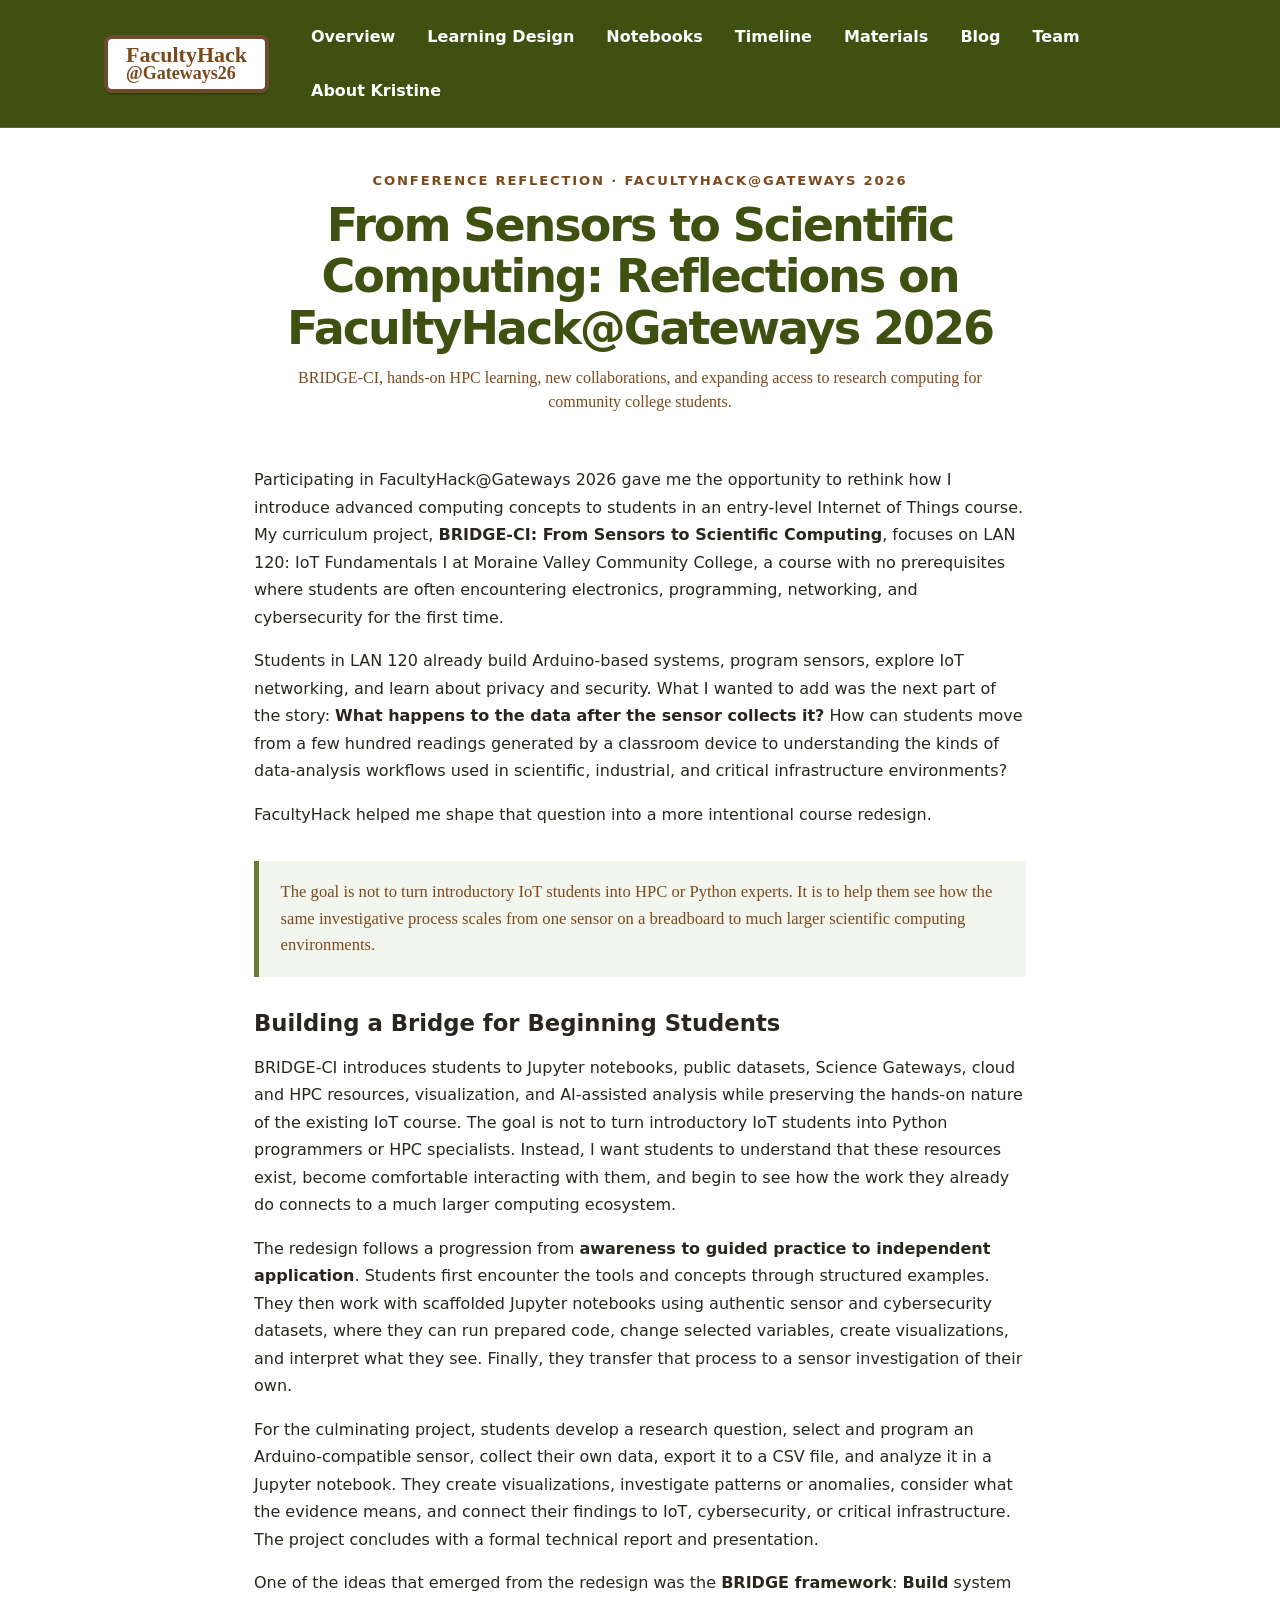
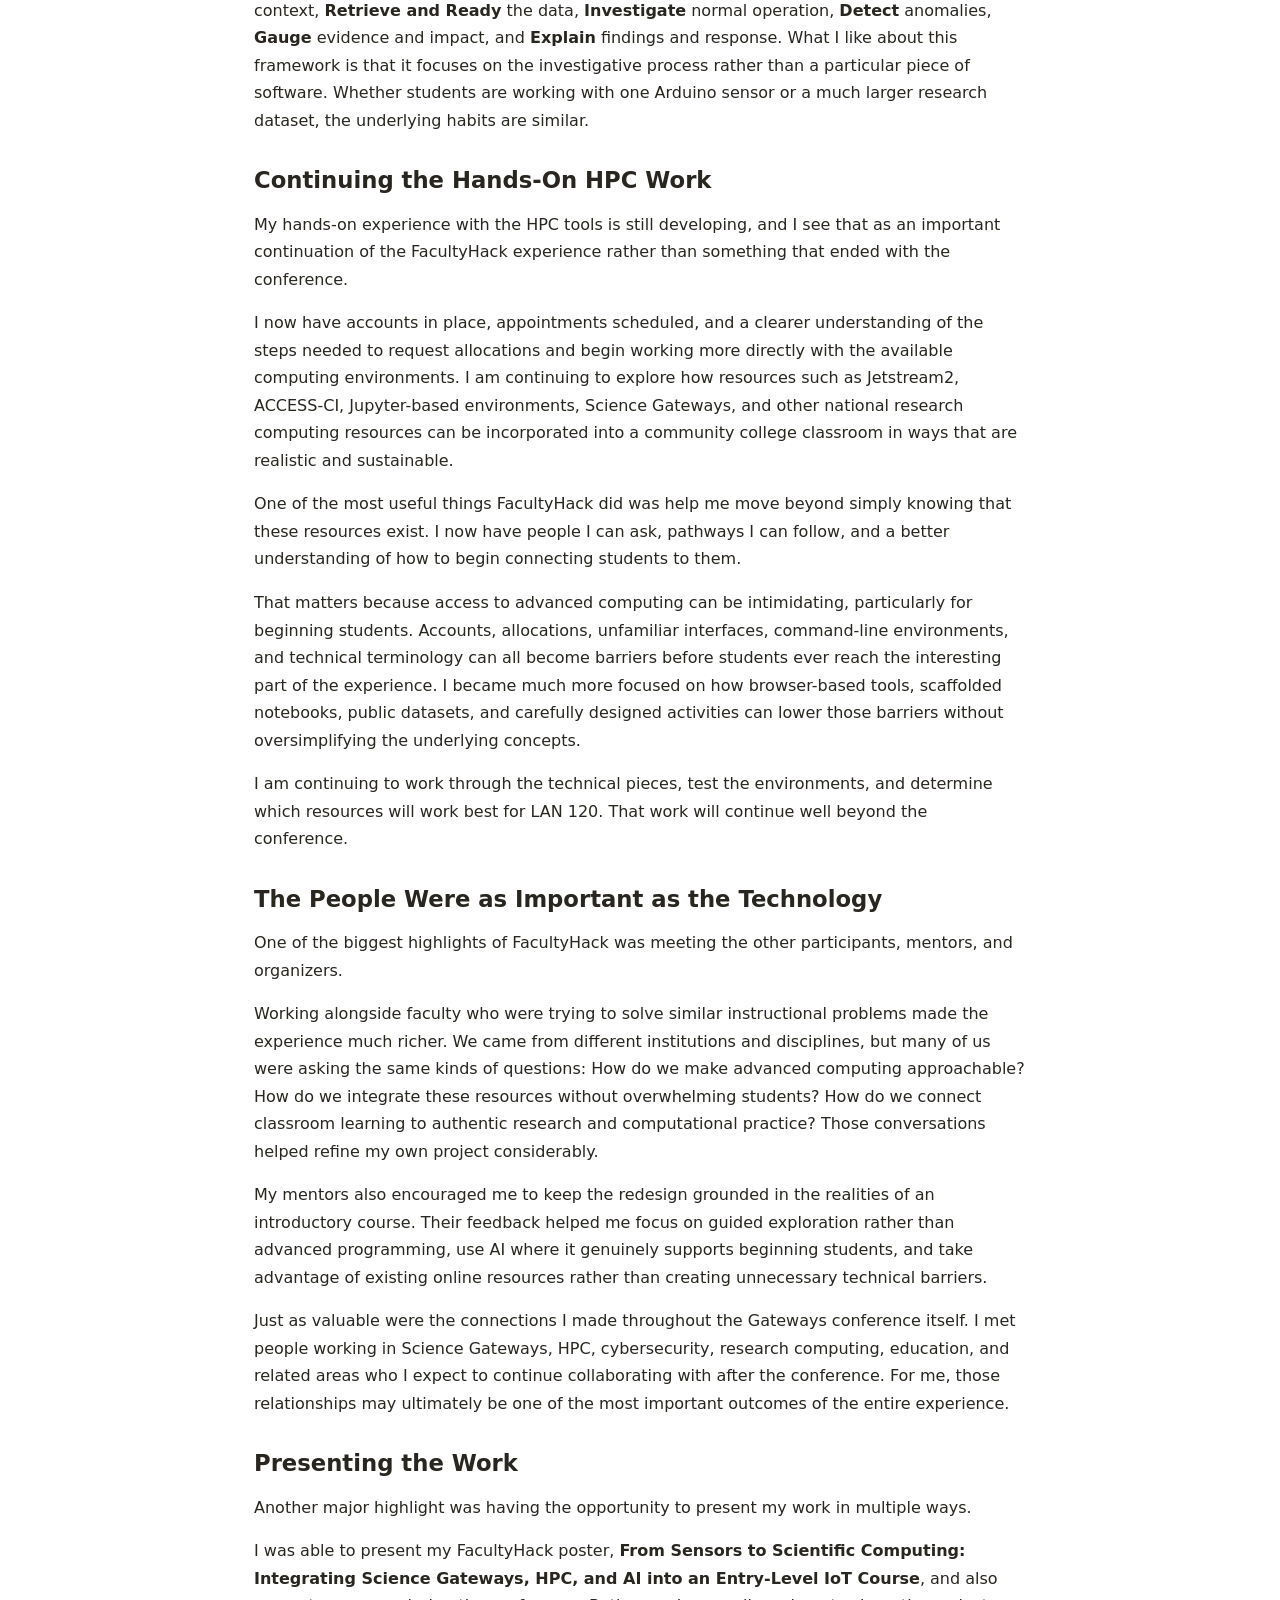
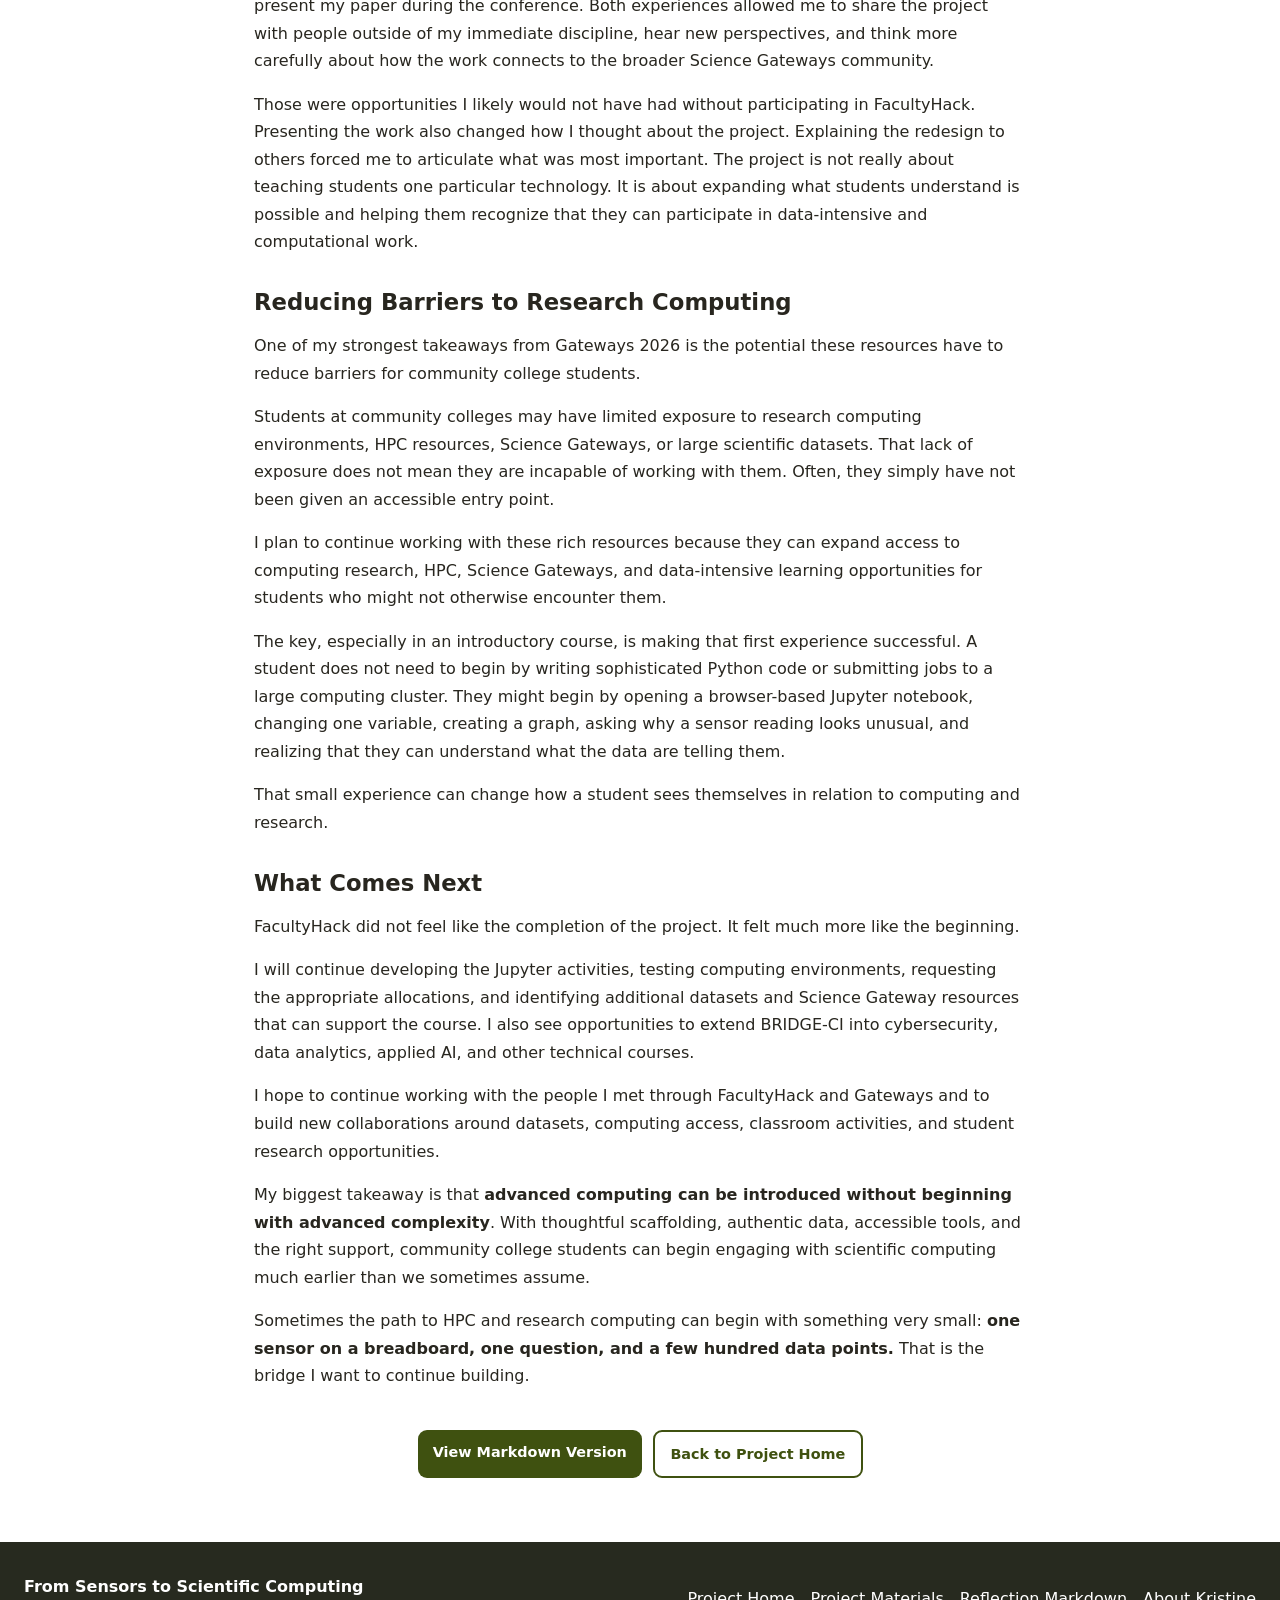
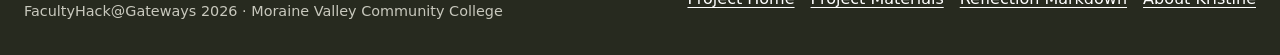
<file: blog.html>
<!doctype html>
<html lang="en">
<head>
  <meta charset="utf-8">
  <meta name="viewport" content="width=device-width, initial-scale=1">
  <title>From Sensors to Scientific Computing: Reflections on FacultyHack@Gateways 2026 | FacultyHack@Gateways 2026</title>
  <meta name="description" content="A reflection on FacultyHack@Gateways 2026, BRIDGE-CI, hands-on HPC work, and expanding access to research computing for community college students.">
  <link rel="stylesheet" href="assets/styles.css">
  <style>
    .blog-header {
      padding: 2.6rem 1.5rem 1.7rem;
      text-align: center;
    }

    .blog-header .eyebrow {
      margin-bottom: .55rem;
      font-size: .82rem;
    }

    .blog-header h1 {
      max-width: 880px;
      margin: 0 auto .7rem;
      font-size: clamp(2rem, 3.6vw, 3rem);
      line-height: 1.12;
    }

    .blog-header .subtitle {
      max-width: 720px;
      margin: 0 auto;
      font-size: 1rem;
      line-height: 1.55;
    }

    .blog-article {
      max-width: 820px;
      margin: 0 auto;
      padding: .5rem 1.5rem 4rem;
    }

    .blog-article > p,
    .blog-section p {
      font-size: 1rem;
      line-height: 1.72;
    }

    .blog-section {
      margin-top: 2rem;
    }

    .blog-section h2 {
      margin-bottom: .7rem;
      font-size: 1.42rem;
      line-height: 1.25;
    }

    .blog-pullquote {
      margin: 2rem 0;
      padding: 1.15rem 1.35rem;
      border-left: 5px solid #6c7a36;
      background: rgba(108,122,54,.08);
      font-size: 1.04rem;
      line-height: 1.6;
    }

    .blog-actions {
      display: flex;
      gap: .7rem;
      flex-wrap: wrap;
      justify-content: center;
      margin-top: 2.5rem;
    }

    .blog-actions .button {
      font-size: .9rem;
      padding: .68rem .95rem;
    }

    @media (max-width: 700px) {
      .blog-header {
        padding-top: 2rem;
      }

      .blog-header h1 {
        font-size: 1.8rem;
      }

      .blog-header .subtitle,
      .blog-article > p,
      .blog-section p {
        font-size: .96rem;
      }

      .blog-section h2 {
        font-size: 1.25rem;
      }
    }
  </style>
</head>
<body>
<header class="site-header">
  <div class="nav-wrap">
    <a class="brand" href="index.html" aria-label="FacultyHack project home">
      <span class="brand-main">FacultyHack</span>
      <span class="brand-sub">@Gateways26</span>
    </a>
    <nav aria-label="Main navigation">
      <a href="index.html#overview">Overview</a>
      <a href="index.html#learning">Learning Design</a>
      <a href="index.html#notebooks">Notebooks</a>
      <a href="index.html#timeline">Timeline</a>
      <a href="project-materials/">Materials</a>
      <a href="blog.html" aria-current="page">Blog</a>
      <a href="index.html#team">Team</a>
      <a href="about.html">About Kristine</a>
    </nav>
  </div>
</header>
<main id="top">
  <section class="blog-header">
    <p class="eyebrow">Conference Reflection · FacultyHack@Gateways 2026</p>
    <h1>From Sensors to Scientific Computing: Reflections on FacultyHack@Gateways 2026</h1>
    <p class="subtitle">BRIDGE-CI, hands-on HPC learning, new collaborations, and expanding access to research computing for community college students.</p>
  </section>

  <article class="blog-article">
    <p>Participating in FacultyHack@Gateways 2026 gave me the opportunity to rethink how I introduce advanced computing concepts to students in an entry-level Internet of Things course. My curriculum project, <strong>BRIDGE-CI: From Sensors to Scientific Computing</strong>, focuses on LAN 120: IoT Fundamentals I at Moraine Valley Community College, a course with no prerequisites where students are often encountering electronics, programming, networking, and cybersecurity for the first time.</p><p>Students in LAN 120 already build Arduino-based systems, program sensors, explore IoT networking, and learn about privacy and security. What I wanted to add was the next part of the story: <strong>What happens to the data after the sensor collects it?</strong> How can students move from a few hundred readings generated by a classroom device to understanding the kinds of data-analysis workflows used in scientific, industrial, and critical infrastructure environments?</p><p>FacultyHack helped me shape that question into a more intentional course redesign.</p>

    <blockquote class="blog-pullquote">The goal is not to turn introductory IoT students into HPC or Python experts. It is to help them see how the same investigative process scales from one sensor on a breadboard to much larger scientific computing environments.</blockquote>

    <section class="blog-section"><h2>Building a Bridge for Beginning Students</h2><p>BRIDGE-CI introduces students to Jupyter notebooks, public datasets, Science Gateways, cloud and HPC resources, visualization, and AI-assisted analysis while preserving the hands-on nature of the existing IoT course. The goal is not to turn introductory IoT students into Python programmers or HPC specialists. Instead, I want students to understand that these resources exist, become comfortable interacting with them, and begin to see how the work they already do connects to a much larger computing ecosystem.</p><p>The redesign follows a progression from <strong>awareness to guided practice to independent application</strong>. Students first encounter the tools and concepts through structured examples. They then work with scaffolded Jupyter notebooks using authentic sensor and cybersecurity datasets, where they can run prepared code, change selected variables, create visualizations, and interpret what they see. Finally, they transfer that process to a sensor investigation of their own.</p><p>For the culminating project, students develop a research question, select and program an Arduino-compatible sensor, collect their own data, export it to a CSV file, and analyze it in a Jupyter notebook. They create visualizations, investigate patterns or anomalies, consider what the evidence means, and connect their findings to IoT, cybersecurity, or critical infrastructure. The project concludes with a formal technical report and presentation.</p><p>One of the ideas that emerged from the redesign was the <strong>BRIDGE framework</strong>: <strong>Build</strong> system context, <strong>Retrieve and Ready</strong> the data, <strong>Investigate</strong> normal operation, <strong>Detect</strong> anomalies, <strong>Gauge</strong> evidence and impact, and <strong>Explain</strong> findings and response. What I like about this framework is that it focuses on the investigative process rather than a particular piece of software. Whether students are working with one Arduino sensor or a much larger research dataset, the underlying habits are similar.</p></section><section class="blog-section"><h2>Continuing the Hands-On HPC Work</h2><p>My hands-on experience with the HPC tools is still developing, and I see that as an important continuation of the FacultyHack experience rather than something that ended with the conference.</p><p>I now have accounts in place, appointments scheduled, and a clearer understanding of the steps needed to request allocations and begin working more directly with the available computing environments. I am continuing to explore how resources such as Jetstream2, ACCESS-CI, Jupyter-based environments, Science Gateways, and other national research computing resources can be incorporated into a community college classroom in ways that are realistic and sustainable.</p><p>One of the most useful things FacultyHack did was help me move beyond simply knowing that these resources exist. I now have people I can ask, pathways I can follow, and a better understanding of how to begin connecting students to them.</p><p>That matters because access to advanced computing can be intimidating, particularly for beginning students. Accounts, allocations, unfamiliar interfaces, command-line environments, and technical terminology can all become barriers before students ever reach the interesting part of the experience. I became much more focused on how browser-based tools, scaffolded notebooks, public datasets, and carefully designed activities can lower those barriers without oversimplifying the underlying concepts.</p><p>I am continuing to work through the technical pieces, test the environments, and determine which resources will work best for LAN 120. That work will continue well beyond the conference.</p></section><section class="blog-section"><h2>The People Were as Important as the Technology</h2><p>One of the biggest highlights of FacultyHack was meeting the other participants, mentors, and organizers.</p><p>Working alongside faculty who were trying to solve similar instructional problems made the experience much richer. We came from different institutions and disciplines, but many of us were asking the same kinds of questions: How do we make advanced computing approachable? How do we integrate these resources without overwhelming students? How do we connect classroom learning to authentic research and computational practice? Those conversations helped refine my own project considerably.</p><p>My mentors also encouraged me to keep the redesign grounded in the realities of an introductory course. Their feedback helped me focus on guided exploration rather than advanced programming, use AI where it genuinely supports beginning students, and take advantage of existing online resources rather than creating unnecessary technical barriers.</p><p>Just as valuable were the connections I made throughout the Gateways conference itself. I met people working in Science Gateways, HPC, cybersecurity, research computing, education, and related areas who I expect to continue collaborating with after the conference. For me, those relationships may ultimately be one of the most important outcomes of the entire experience.</p></section><section class="blog-section"><h2>Presenting the Work</h2><p>Another major highlight was having the opportunity to present my work in multiple ways.</p><p>I was able to present my FacultyHack poster, <strong>From Sensors to Scientific Computing: Integrating Science Gateways, HPC, and AI into an Entry-Level IoT Course</strong>, and also present my paper during the conference. Both experiences allowed me to share the project with people outside of my immediate discipline, hear new perspectives, and think more carefully about how the work connects to the broader Science Gateways community.</p><p>Those were opportunities I likely would not have had without participating in FacultyHack. Presenting the work also changed how I thought about the project. Explaining the redesign to others forced me to articulate what was most important. The project is not really about teaching students one particular technology. It is about expanding what students understand is possible and helping them recognize that they can participate in data-intensive and computational work.</p></section><section class="blog-section"><h2>Reducing Barriers to Research Computing</h2><p>One of my strongest takeaways from Gateways 2026 is the potential these resources have to reduce barriers for community college students.</p><p>Students at community colleges may have limited exposure to research computing environments, HPC resources, Science Gateways, or large scientific datasets. That lack of exposure does not mean they are incapable of working with them. Often, they simply have not been given an accessible entry point.</p><p>I plan to continue working with these rich resources because they can expand access to computing research, HPC, Science Gateways, and data-intensive learning opportunities for students who might not otherwise encounter them.</p><p>The key, especially in an introductory course, is making that first experience successful. A student does not need to begin by writing sophisticated Python code or submitting jobs to a large computing cluster. They might begin by opening a browser-based Jupyter notebook, changing one variable, creating a graph, asking why a sensor reading looks unusual, and realizing that they can understand what the data are telling them.</p><p>That small experience can change how a student sees themselves in relation to computing and research.</p></section><section class="blog-section"><h2>What Comes Next</h2><p>FacultyHack did not feel like the completion of the project. It felt much more like the beginning.</p><p>I will continue developing the Jupyter activities, testing computing environments, requesting the appropriate allocations, and identifying additional datasets and Science Gateway resources that can support the course. I also see opportunities to extend BRIDGE-CI into cybersecurity, data analytics, applied AI, and other technical courses.</p><p>I hope to continue working with the people I met through FacultyHack and Gateways and to build new collaborations around datasets, computing access, classroom activities, and student research opportunities.</p><p>My biggest takeaway is that <strong>advanced computing can be introduced without beginning with advanced complexity</strong>. With thoughtful scaffolding, authentic data, accessible tools, and the right support, community college students can begin engaging with scientific computing much earlier than we sometimes assume.</p><p>Sometimes the path to HPC and research computing can begin with something very small: <strong>one sensor on a breadboard, one question, and a few hundred data points.</strong> That is the bridge I want to continue building.</p></section>

    <div class="blog-actions">
      <a class="button primary" href="SGX3_Blog_Reflection.md">View Markdown Version</a>
      <a class="button secondary" href="index.html">Back to Project Home</a>
    </div>
  </article>
</main>

<footer>
  <div>
    <strong>From Sensors to Scientific Computing</strong>
    <span>FacultyHack@Gateways 2026 · Moraine Valley Community College</span>
  </div>
  <div class="footer-links">
    <a href="index.html">Project Home</a>
    <a href="project-materials/">Project Materials</a>
    <a href="SGX3_Blog_Reflection.md">Reflection Markdown</a>
    <a href="about.html">About Kristine</a>
  </div>
</footer>
</body>
</html>
</file>
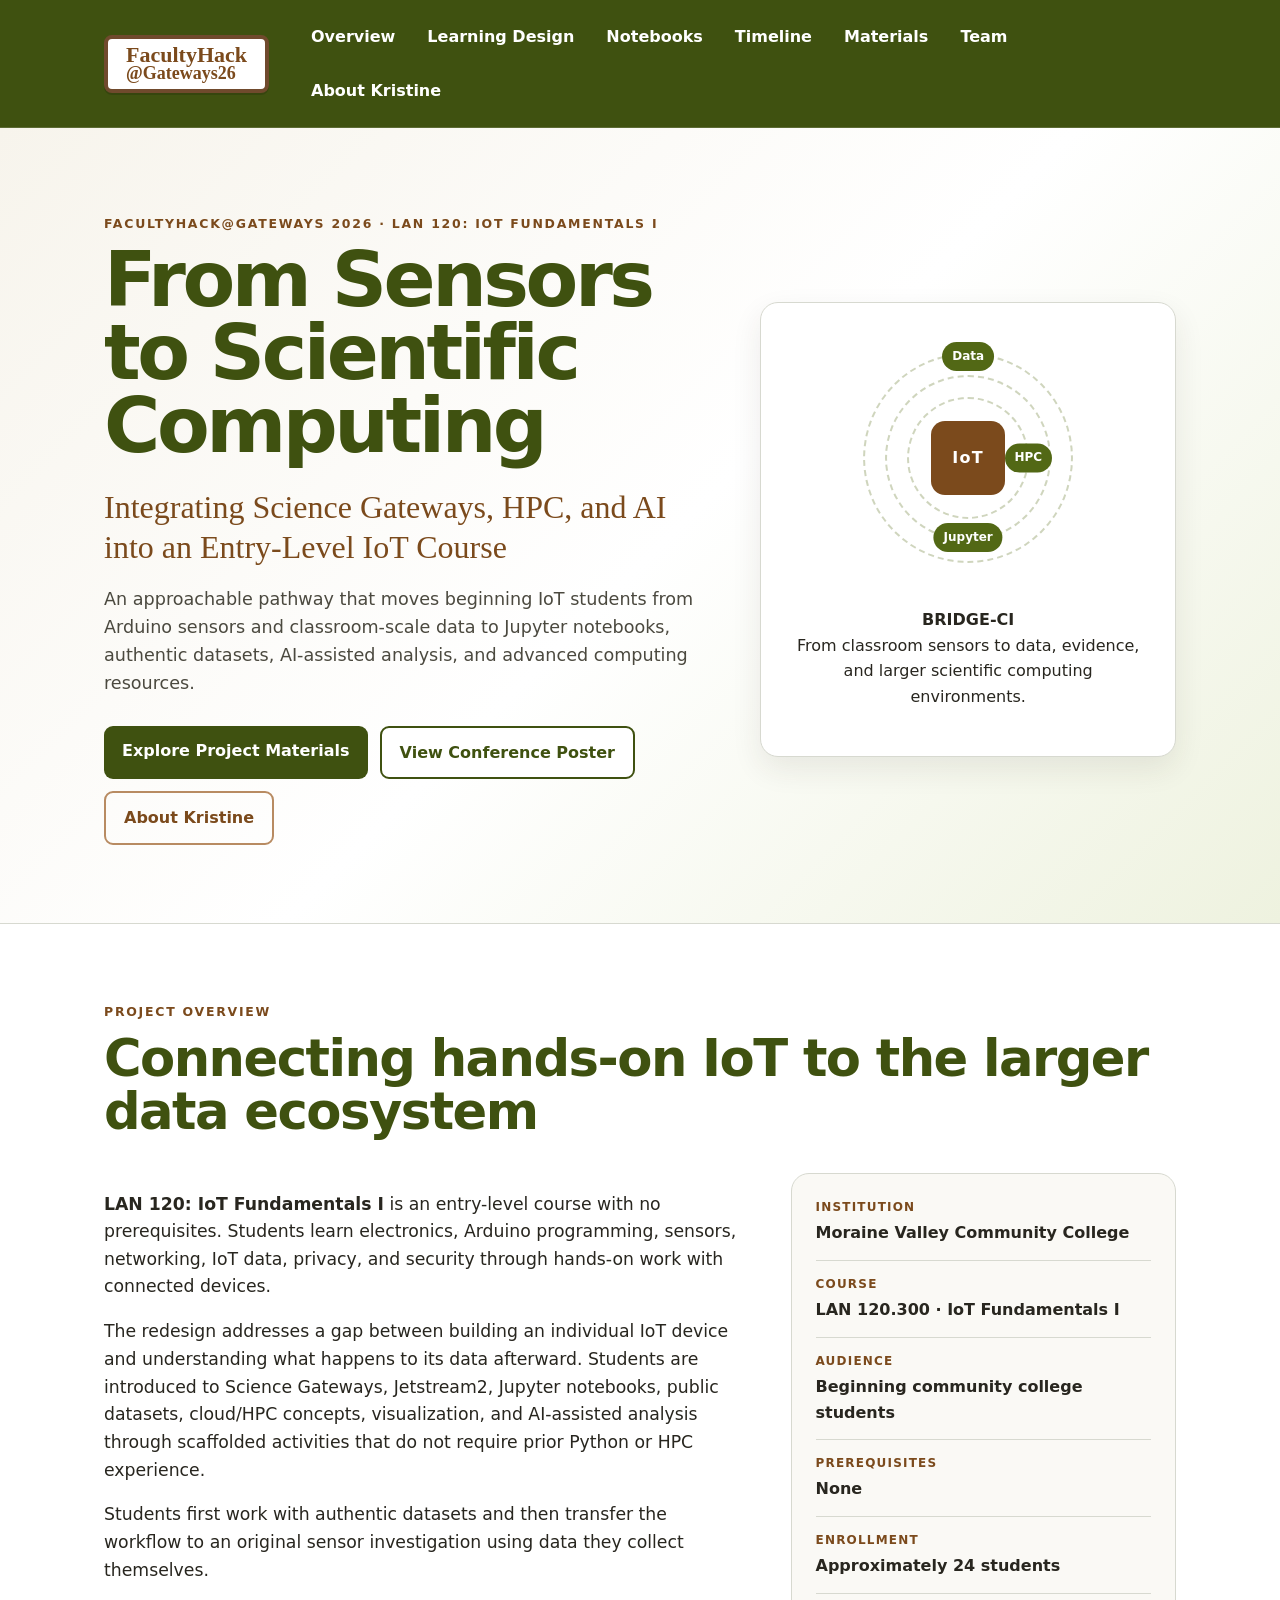
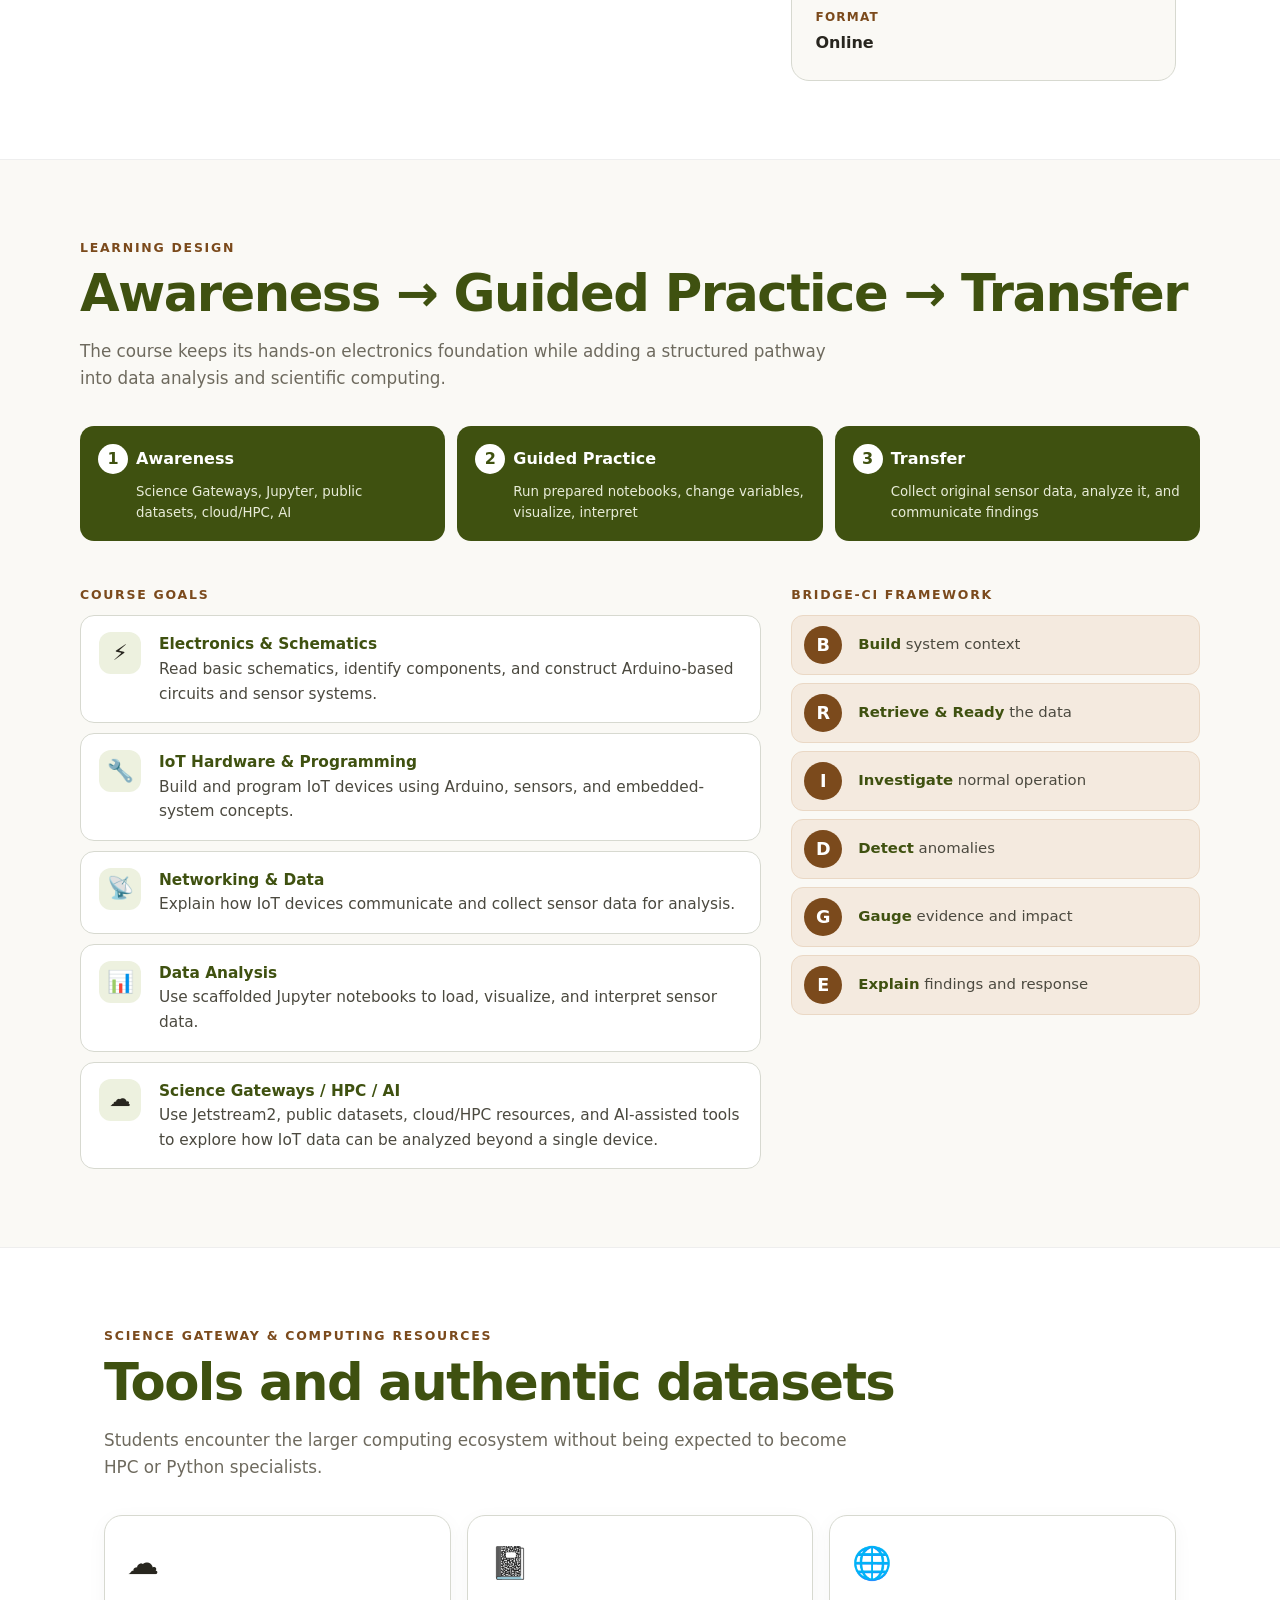
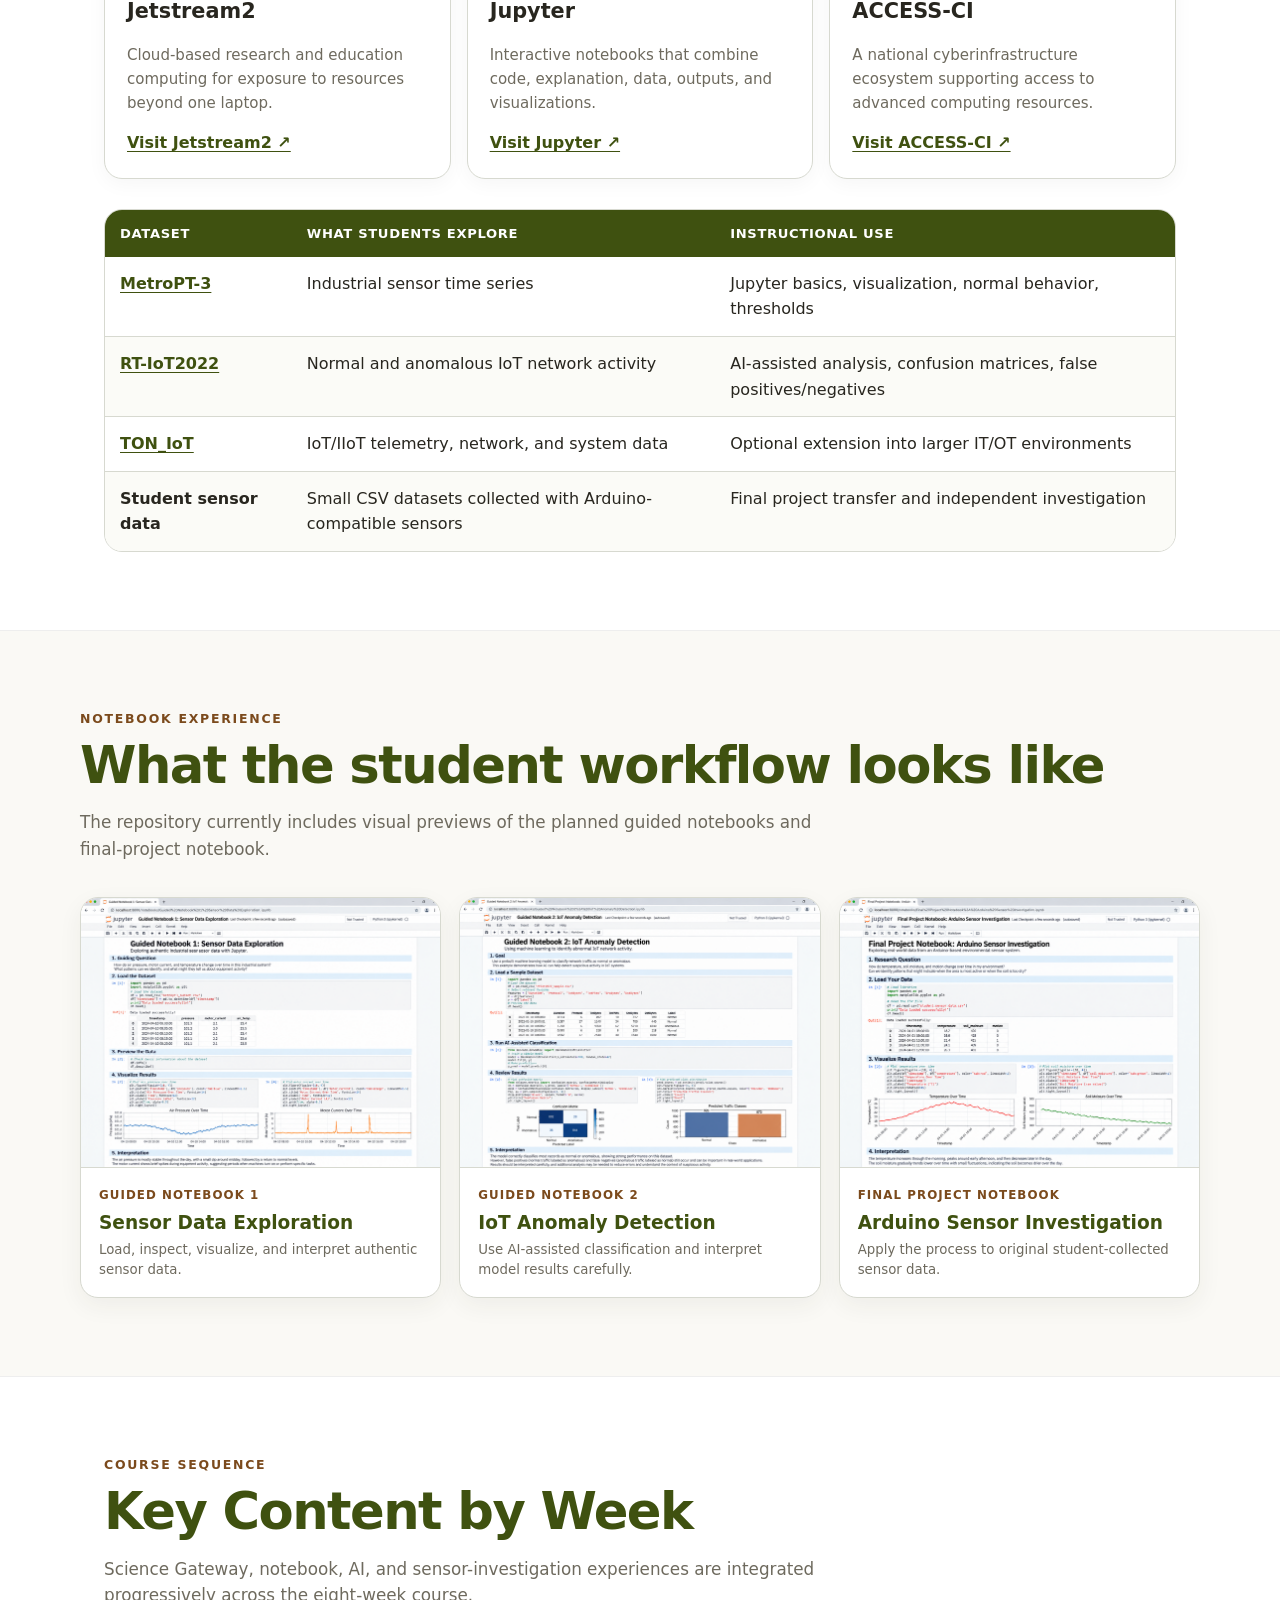
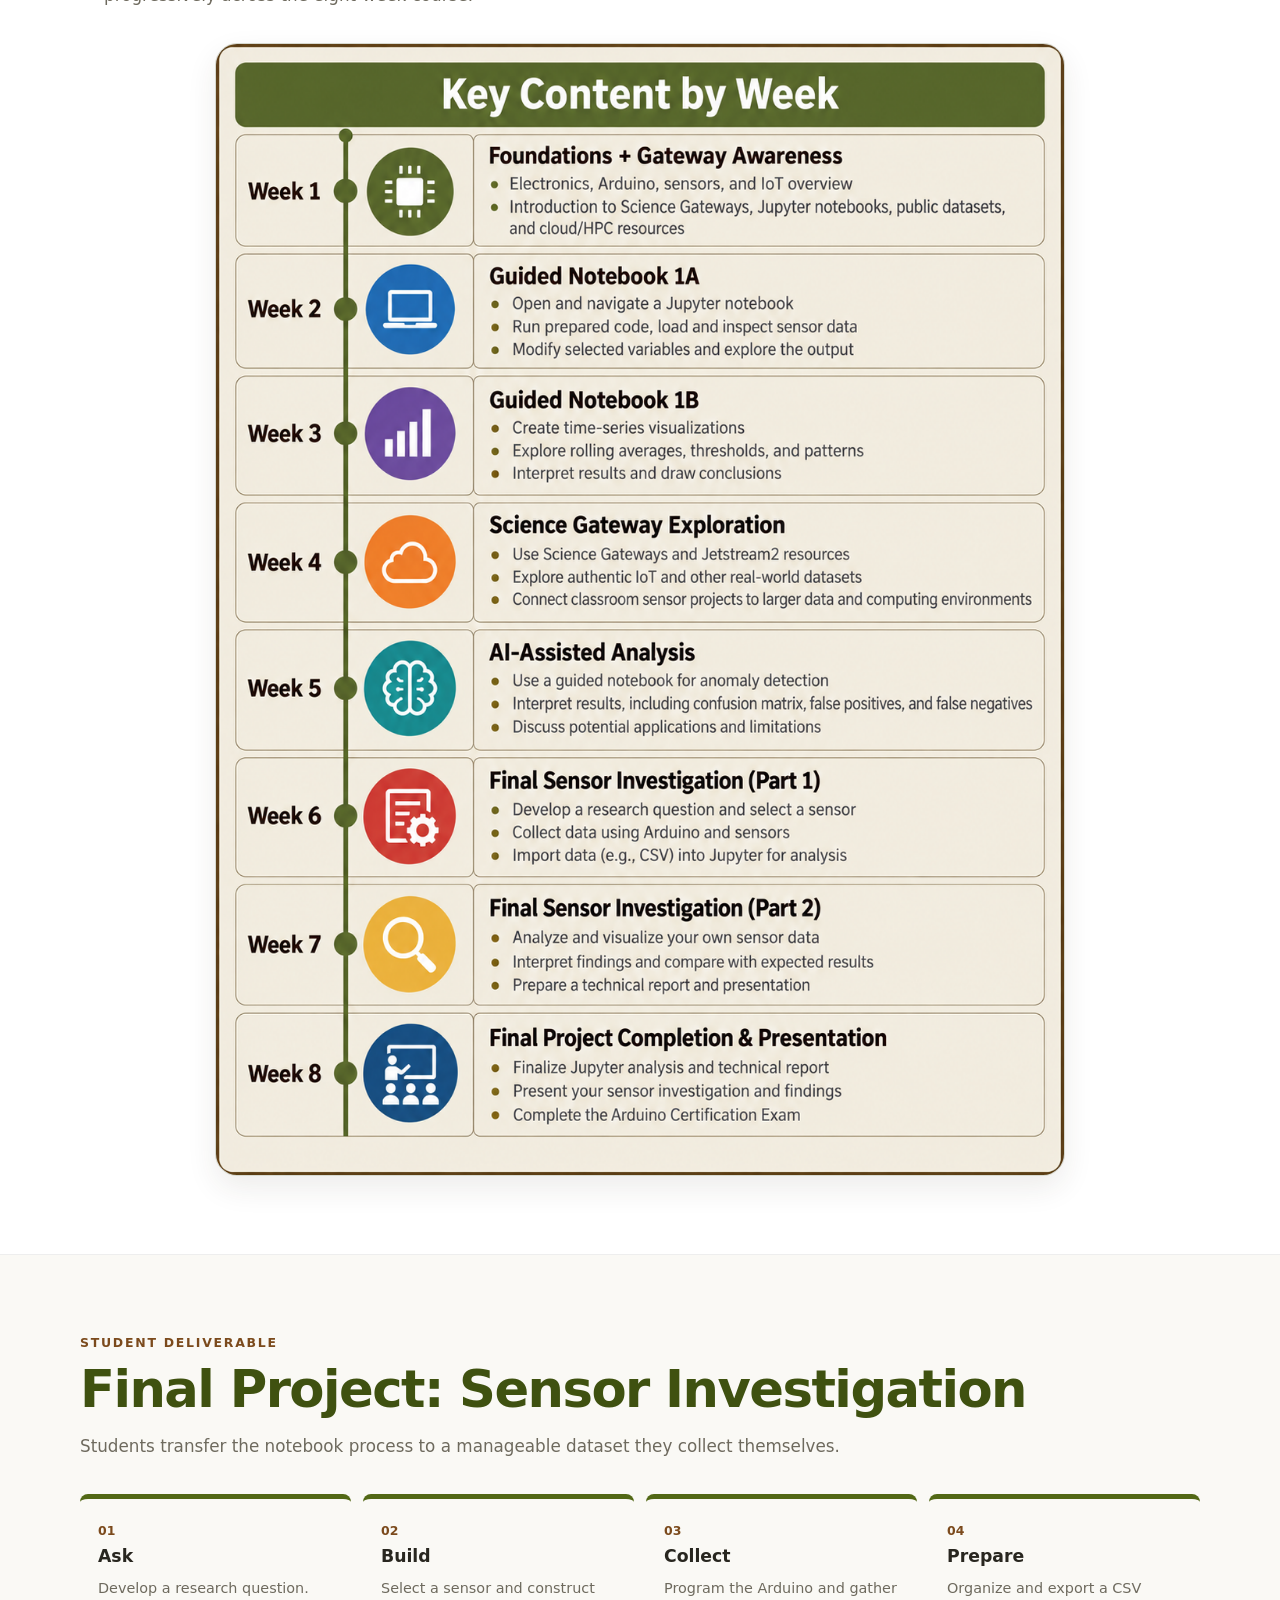
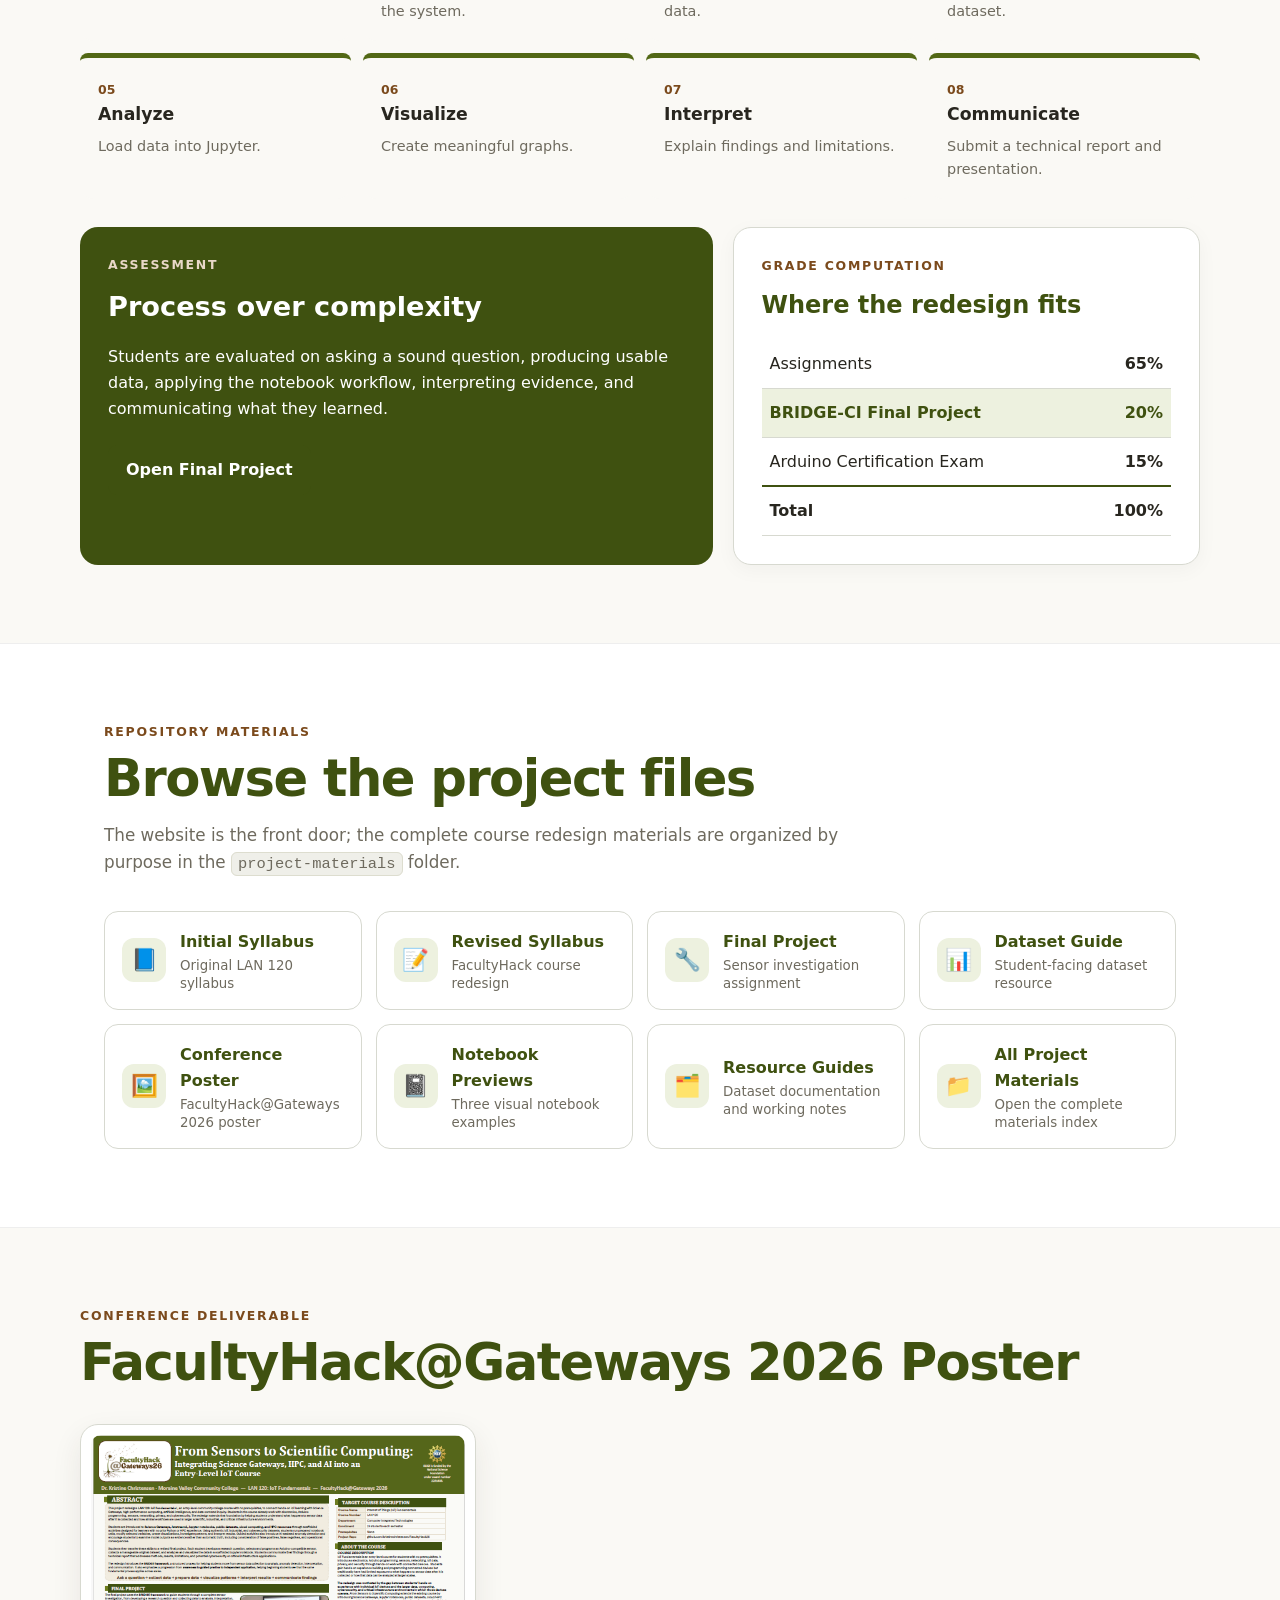
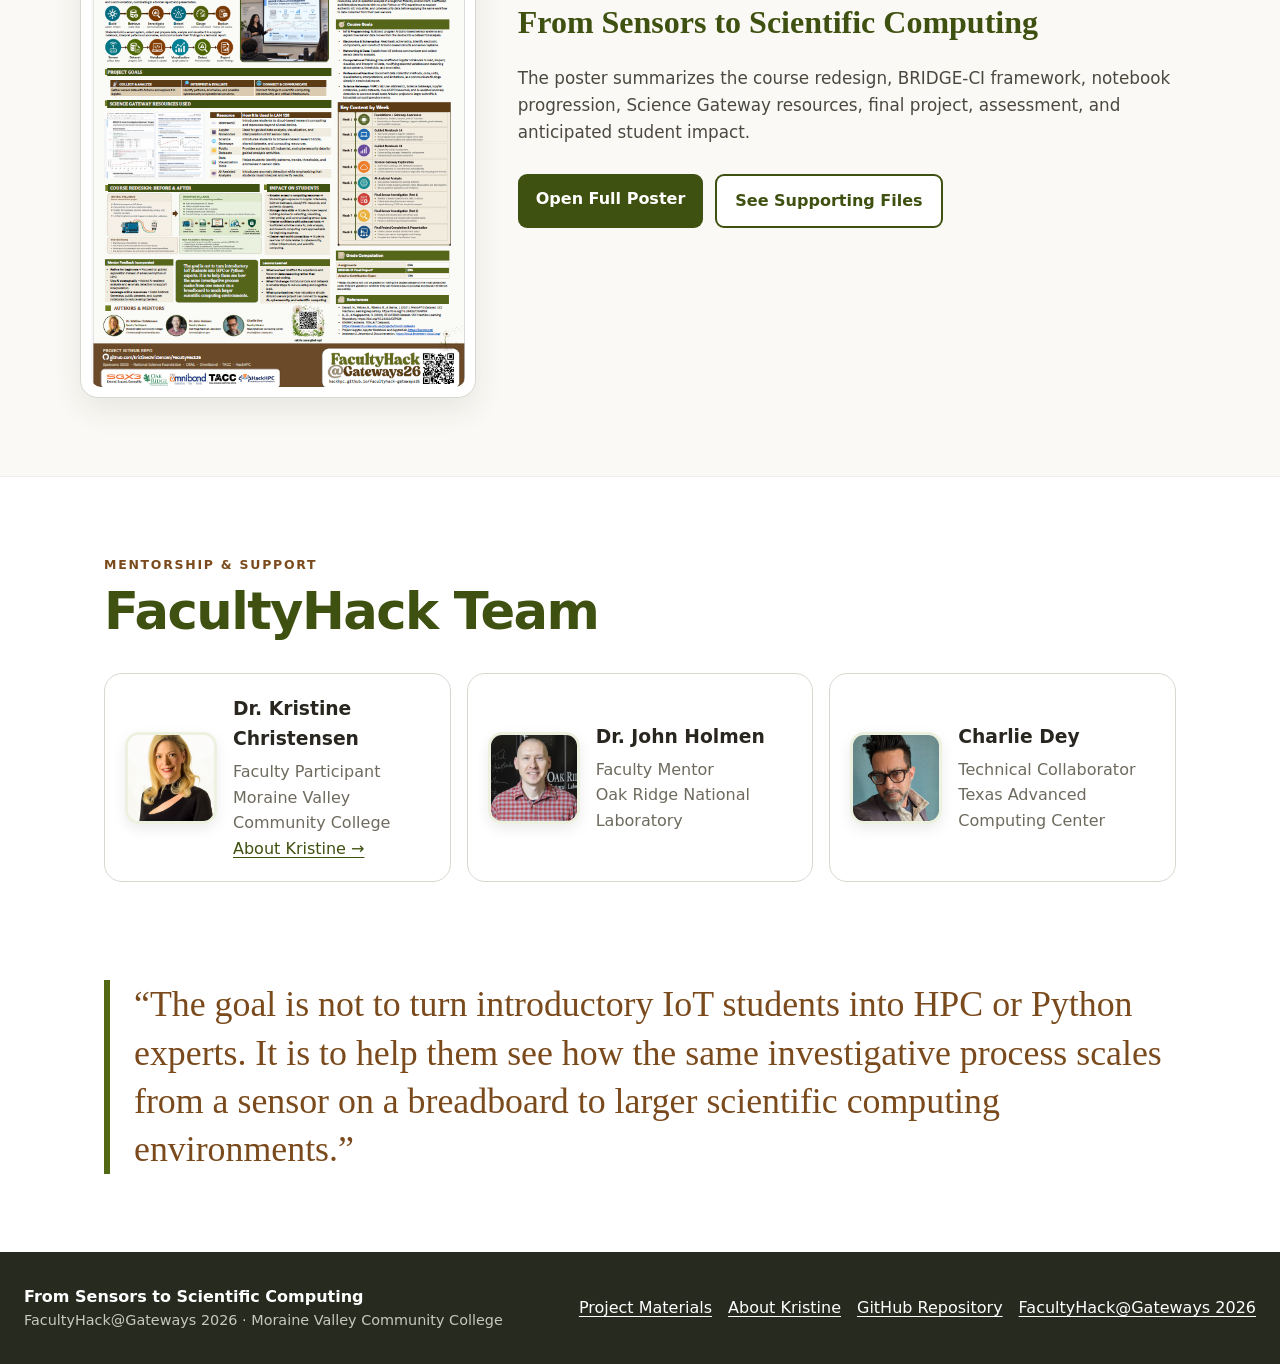
<file: indexbackup.html>
<!doctype html>
<html lang="en">
<head>
  <meta charset="utf-8">
  <meta name="viewport" content="width=device-width, initial-scale=1">
  <title>From Sensors to Scientific Computing | FacultyHack@Gateways 2026</title>
  <meta name="description" content="FacultyHack@Gateways 2026 curriculum redesign for LAN 120: IoT Fundamentals I at Moraine Valley Community College.">
  <link rel="stylesheet" href="assets/styles.css">
</head>
<body>
<header class="site-header">
  <div class="nav-wrap">
    <a class="brand" href="#top" aria-label="FacultyHack project home">
      <span class="brand-main">FacultyHack</span>
      <span class="brand-sub">@Gateways26</span>
    </a>
    <nav aria-label="Main navigation">
      <a href="#overview">Overview</a>
      <a href="#learning">Learning Design</a>
      <a href="#notebooks">Notebooks</a>
      <a href="#timeline">Timeline</a>
      <a href="project-materials/">Materials</a>
      <a href="#team">Team</a>
      <a href="about.html">About Kristine</a>
    </nav>
  </div>
</header>

<main id="top">
<section class="hero hero-project">
  <div class="hero-inner">
    <div class="hero-copy">
      <p class="eyebrow">FacultyHack@Gateways 2026 · LAN 120: IoT Fundamentals I</p>
      <h1>From Sensors to Scientific Computing</h1>
      <p class="subtitle">Integrating Science Gateways, HPC, and AI into an Entry-Level IoT Course</p>
      <p class="lead">An approachable pathway that moves beginning IoT students from Arduino sensors and classroom-scale data to Jupyter notebooks, authentic datasets, AI-assisted analysis, and advanced computing resources.</p>
      <div class="hero-actions">
        <a class="button primary" href="project-materials/">Explore Project Materials</a>
        <a class="button secondary" href="project-materials/poster/ChristensenFacultyHack_Gateways26.pdf" target="_blank" rel="noopener">View Conference Poster</a>
        <a class="button ghost" href="about.html">About Kristine</a>
      </div>
    </div>

    <aside class="hero-card" aria-label="Animated IoT to scientific computing pathway">
      <div class="sensor-orbit" aria-hidden="true">
        <div class="sensor-chip">IoT</div>
        <div class="orbit orbit-1"><span>Data</span></div>
        <div class="orbit orbit-2"><span>Jupyter</span></div>
        <div class="orbit orbit-3"><span>HPC</span></div>
      </div>
      <p><strong>BRIDGE-CI</strong><br>From classroom sensors to data, evidence, and larger scientific computing environments.</p>
    </aside>
  </div>
</section>

<section class="section" id="overview">
  <div class="section-heading">
    <p class="section-kicker">Project overview</p>
    <h2>Connecting hands-on IoT to the larger data ecosystem</h2>
  </div>
  <div class="two-col">
    <div class="prose-large">
      <p><strong>LAN 120: IoT Fundamentals I</strong> is an entry-level course with no prerequisites. Students learn electronics, Arduino programming, sensors, networking, IoT data, privacy, and security through hands-on work with connected devices.</p>
      <p>The redesign addresses a gap between building an individual IoT device and understanding what happens to its data afterward. Students are introduced to Science Gateways, Jetstream2, Jupyter notebooks, public datasets, cloud/HPC concepts, visualization, and AI-assisted analysis through scaffolded activities that do not require prior Python or HPC experience.</p>
      <p>Students first work with authentic datasets and then transfer the workflow to an original sensor investigation using data they collect themselves.</p>
    </div>
    <aside class="fact-card">
      <dl>
        <div><dt>Institution</dt><dd>Moraine Valley Community College</dd></div>
        <div><dt>Course</dt><dd>LAN 120.300 · IoT Fundamentals I</dd></div>
        <div><dt>Audience</dt><dd>Beginning community college students</dd></div>
        <div><dt>Prerequisites</dt><dd>None</dd></div>
        <div><dt>Enrollment</dt><dd>Approximately 24 students</dd></div>
        <div><dt>Format</dt><dd>Online</dd></div>
      </dl>
    </aside>
  </div>
</section>

<section class="section alt" id="learning">
  <div class="section-heading">
    <p class="section-kicker">Learning design</p>
    <h2>Awareness → Guided Practice → Transfer</h2>
    <p class="heading-note">The course keeps its hands-on electronics foundation while adding a structured pathway into data analysis and scientific computing.</p>
  </div>

  <div class="journey journey-large">
    <div><span>1</span><strong>Awareness</strong><small>Science Gateways, Jupyter, public datasets, cloud/HPC, AI</small></div>
    <div><span>2</span><strong>Guided Practice</strong><small>Run prepared notebooks, change variables, visualize, interpret</small></div>
    <div><span>3</span><strong>Transfer</strong><small>Collect original sensor data, analyze it, and communicate findings</small></div>
  </div>

  <div class="split-feature">
    <div>
      <p class="section-kicker">Course goals</p>
      <div class="goal-list">
        <div><span>⚡</span><p><strong>Electronics &amp; Schematics</strong><br>Read basic schematics, identify components, and construct Arduino-based circuits and sensor systems.</p></div>
        <div><span>🔧</span><p><strong>IoT Hardware &amp; Programming</strong><br>Build and program IoT devices using Arduino, sensors, and embedded-system concepts.</p></div>
        <div><span>📡</span><p><strong>Networking &amp; Data</strong><br>Explain how IoT devices communicate and collect sensor data for analysis.</p></div>
        <div><span>📊</span><p><strong>Data Analysis</strong><br>Use scaffolded Jupyter notebooks to load, visualize, and interpret sensor data.</p></div>
        <div><span>☁️</span><p><strong>Science Gateways / HPC / AI</strong><br>Use Jetstream2, public datasets, cloud/HPC resources, and AI-assisted tools to explore how IoT data can be analyzed beyond a single device.</p></div>
      </div>
    </div>

    <div>
      <p class="section-kicker">BRIDGE-CI framework</p>
      <div class="bridge-stack">
        <div><b>B</b><span><strong>Build</strong> system context</span></div>
        <div><b>R</b><span><strong>Retrieve &amp; Ready</strong> the data</span></div>
        <div><b>I</b><span><strong>Investigate</strong> normal operation</span></div>
        <div><b>D</b><span><strong>Detect</strong> anomalies</span></div>
        <div><b>G</b><span><strong>Gauge</strong> evidence and impact</span></div>
        <div><b>E</b><span><strong>Explain</strong> findings and response</span></div>
      </div>
    </div>
  </div>
</section>

<section class="section" id="resources">
  <div class="section-heading">
    <p class="section-kicker">Science Gateway &amp; computing resources</p>
    <h2>Tools and authentic datasets</h2>
    <p class="heading-note">Students encounter the larger computing ecosystem without being expected to become HPC or Python specialists.</p>
  </div>

  <div class="resource-strip">
    <article><div class="resource-icon">☁️</div><h3>Jetstream2</h3><p>Cloud-based research and education computing for exposure to resources beyond one laptop.</p><a href="https://jetstream-cloud.org/">Visit Jetstream2 ↗</a></article>
    <article><div class="resource-icon">📓</div><h3>Jupyter</h3><p>Interactive notebooks that combine code, explanation, data, outputs, and visualizations.</p><a href="https://jupyter.org/">Visit Jupyter ↗</a></article>
    <article><div class="resource-icon">🌐</div><h3>ACCESS-CI</h3><p>A national cyberinfrastructure ecosystem supporting access to advanced computing resources.</p><a href="https://access-ci.org/">Visit ACCESS-CI ↗</a></article>
  </div>

  <div class="dataset-table-wrap">
    <table class="site-table">
      <thead><tr><th>Dataset</th><th>What students explore</th><th>Instructional use</th></tr></thead>
      <tbody>
        <tr><td><a href="https://archive.ics.uci.edu/dataset/791/metropt%203%20dataset"><strong>MetroPT-3</strong></a></td><td>Industrial sensor time series</td><td>Jupyter basics, visualization, normal behavior, thresholds</td></tr>
        <tr><td><a href="https://archive.ics.uci.edu/dataset/942/rt-iot2022"><strong>RT-IoT2022</strong></a></td><td>Normal and anomalous IoT network activity</td><td>AI-assisted analysis, confusion matrices, false positives/negatives</td></tr>
        <tr><td><a href="https://research.unsw.edu.au/projects/toniot-datasets"><strong>TON_IoT</strong></a></td><td>IoT/IIoT telemetry, network, and system data</td><td>Optional extension into larger IT/OT environments</td></tr>
        <tr><td><strong>Student sensor data</strong></td><td>Small CSV datasets collected with Arduino-compatible sensors</td><td>Final project transfer and independent investigation</td></tr>
      </tbody>
    </table>
  </div>
</section>

<section class="section alt" id="notebooks">
  <div class="section-heading">
    <p class="section-kicker">Notebook experience</p>
    <h2>What the student workflow looks like</h2>
    <p class="heading-note">The repository currently includes visual previews of the planned guided notebooks and final-project notebook.</p>
  </div>

  <div class="preview-grid">
    <a class="preview-card" href="project-materials/notebook-previews/01_sensor_data_exploration_preview.png" target="_blank" rel="noopener">
      <img src="project-materials/notebook-previews/01_sensor_data_exploration_preview.png" alt="Preview of Guided Notebook 1 for sensor data exploration">
      <div><span>Guided Notebook 1</span><strong>Sensor Data Exploration</strong><small>Load, inspect, visualize, and interpret authentic sensor data.</small></div>
    </a>
    <a class="preview-card" href="project-materials/notebook-previews/02_iot_anomaly_detection_preview.png" target="_blank" rel="noopener">
      <img src="project-materials/notebook-previews/02_iot_anomaly_detection_preview.png" alt="Preview of Guided Notebook 2 for IoT anomaly detection">
      <div><span>Guided Notebook 2</span><strong>IoT Anomaly Detection</strong><small>Use AI-assisted classification and interpret model results carefully.</small></div>
    </a>
    <a class="preview-card" href="project-materials/notebook-previews/03_arduino_sensor_investigation_preview.png" target="_blank" rel="noopener">
      <img src="project-materials/notebook-previews/03_arduino_sensor_investigation_preview.png" alt="Preview of final project Arduino sensor investigation notebook">
      <div><span>Final Project Notebook</span><strong>Arduino Sensor Investigation</strong><small>Apply the process to original student-collected sensor data.</small></div>
    </a>
  </div>
</section>

<section class="section" id="timeline">
  <div class="section-heading">
    <p class="section-kicker">Course sequence</p>
    <h2>Key Content by Week</h2>
    <p class="heading-note">Science Gateway, notebook, AI, and sensor-investigation experiences are integrated progressively across the eight-week course.</p>
  </div>
  <a class="timeline-frame" href="assets/images/key-content-by-week-timeline.png" target="_blank" rel="noopener">
    <img src="assets/images/key-content-by-week-timeline.png" alt="Eight-week timeline for LAN 120 showing gateway awareness, Jupyter notebooks, AI-assisted analysis, and final sensor investigation">
  </a>
</section>

<section class="section alt" id="project">
  <div class="section-heading">
    <p class="section-kicker">Student deliverable</p>
    <h2>Final Project: Sensor Investigation</h2>
    <p class="heading-note">Students transfer the notebook process to a manageable dataset they collect themselves.</p>
  </div>

  <div class="workflow workflow-compact">
    <div><span>01</span><strong>Ask</strong><p>Develop a research question.</p></div>
    <div><span>02</span><strong>Build</strong><p>Select a sensor and construct the system.</p></div>
    <div><span>03</span><strong>Collect</strong><p>Program the Arduino and gather data.</p></div>
    <div><span>04</span><strong>Prepare</strong><p>Organize and export a CSV dataset.</p></div>
    <div><span>05</span><strong>Analyze</strong><p>Load data into Jupyter.</p></div>
    <div><span>06</span><strong>Visualize</strong><p>Create meaningful graphs.</p></div>
    <div><span>07</span><strong>Interpret</strong><p>Explain findings and limitations.</p></div>
    <div><span>08</span><strong>Communicate</strong><p>Submit a technical report and presentation.</p></div>
  </div>

  <div class="project-bottom-grid">
    <div class="assessment-box assessment-light">
      <div>
        <p class="section-kicker">Assessment</p>
        <h3>Process over complexity</h3>
        <p>Students are evaluated on asking a sound question, producing usable data, applying the notebook workflow, interpreting evidence, and communicating what they learned.</p>
        <a class="button primary" href="project-materials/final-project/LAN_120_Final_Project.pdf" target="_blank" rel="noopener">Open Final Project</a>
      </div>
    </div>

    <div class="grade-card">
      <p class="section-kicker">Grade computation</p>
      <h3>Where the redesign fits</h3>
      <table class="grade-table">
        <tr><td>Assignments</td><td>65%</td></tr>
        <tr class="emphasis"><td>BRIDGE-CI Final Project</td><td>20%</td></tr>
        <tr><td>Arduino Certification Exam</td><td>15%</td></tr>
        <tr class="total"><td>Total</td><td>100%</td></tr>
      </table>
    </div>
  </div>
</section>

<section class="section" id="materials">
  <div class="section-heading">
    <p class="section-kicker">Repository materials</p>
    <h2>Browse the project files</h2>
    <p class="heading-note">The website is the front door; the complete course redesign materials are organized by purpose in the <code>project-materials</code> folder.</p>
  </div>

  <div class="materials-grid-rich">
    <a href="project-materials/syllabus/LAN_120_Initial_Syllabus.pdf" target="_blank" rel="noopener"><span>📘</span><div><strong>Initial Syllabus</strong><small>Original LAN 120 syllabus</small></div></a>
    <a href="project-materials/syllabus/LAN_120_Revised_Syllabus.pdf" target="_blank" rel="noopener"><span>📝</span><div><strong>Revised Syllabus</strong><small>FacultyHack course redesign</small></div></a>
    <a href="project-materials/final-project/LAN_120_Final_Project.pdf" target="_blank" rel="noopener"><span>🔧</span><div><strong>Final Project</strong><small>Sensor investigation assignment</small></div></a>
    <a href="project-materials/datasets/student_dataset_guide.md"><span>📊</span><div><strong>Dataset Guide</strong><small>Student-facing dataset resource</small></div></a>
    <a href="project-materials/poster/ChristensenFacultyHack_Gateways26.pdf" target="_blank" rel="noopener"><span>🖼️</span><div><strong>Conference Poster</strong><small>FacultyHack@Gateways 2026 poster</small></div></a>
    <a href="project-materials/notebook-previews/01_sensor_data_exploration_preview.png" target="_blank" rel="noopener"><span>📓</span><div><strong>Notebook Previews</strong><small>Three visual notebook examples</small></div></a>
    <a href="project-materials/resources/DATASET_GUIDE.md"><span>🗂️</span><div><strong>Resource Guides</strong><small>Dataset documentation and working notes</small></div></a>
    <a href="project-materials/"><span>📁</span><div><strong>All Project Materials</strong><small>Open the complete materials index</small></div></a>
  </div>
</section>

<section class="section alt poster-section">
  <div class="section-heading">
    <p class="section-kicker">Conference deliverable</p>
    <h2>FacultyHack@Gateways 2026 Poster</h2>
  </div>
  <div class="poster-showcase">
    <a class="poster-preview" href="project-materials/poster/ChristensenFacultyHack_Gateways26.pdf" target="_blank" rel="noopener">
      <img src="project-materials/poster/final_poster_preview.png" alt="Preview of the From Sensors to Scientific Computing conference poster">
    </a>
    <div class="poster-copy">
      <h3>From Sensors to Scientific Computing</h3>
      <p>The poster summarizes the course redesign, BRIDGE-CI framework, notebook progression, Science Gateway resources, final project, assessment, and anticipated student impact.</p>
      <div class="hero-actions">
        <a class="button primary" href="project-materials/poster/ChristensenFacultyHack_Gateways26.pdf" target="_blank" rel="noopener">Open Full Poster</a>
        <a class="button secondary" href="project-materials/">See Supporting Files</a>
      </div>
    </div>
  </div>
</section>

<section class="section mentor-section" id="team">
  <div class="section-heading">
    <p class="section-kicker">Mentorship &amp; support</p>
    <h2>FacultyHack Team</h2>
  </div>
  <div class="people-grid">
    <article class="person-card photo-card">
      <img class="person-photo" src="assets/images/kristine-christensen.jpg" alt="Dr. Kristine Christensen">
      <div><h3>Dr. Kristine Christensen</h3><p>Faculty Participant<br>Moraine Valley Community College</p><a href="about.html">About Kristine →</a></div>
    </article>
    <article class="person-card photo-card">
      <img class="person-photo" src="assets/images/john-holmen.jpg" alt="Dr. John Holmen">
      <div><h3>Dr. John Holmen</h3><p>Faculty Mentor<br>Oak Ridge National Laboratory</p></div>
    </article>
    <article class="person-card photo-card">
      <img class="person-photo" src="assets/images/charlie-dey.jpg" alt="Charlie Dey">
      <div><h3>Charlie Dey</h3><p>Technical Collaborator<br>Texas Advanced Computing Center</p></div>
    </article>
  </div>
</section>

<section class="section callout final-callout">
  <blockquote>“The goal is not to turn introductory IoT students into HPC or Python experts. It is to help them see how the same investigative process scales from a sensor on a breadboard to larger scientific computing environments.”</blockquote>
</section>
</main>

<footer>
  <div>
    <strong>From Sensors to Scientific Computing</strong>
    <span>FacultyHack@Gateways 2026 · Moraine Valley Community College</span>
  </div>
  <div class="footer-links">
    <a href="project-materials/">Project Materials</a>
    <a href="about.html">About Kristine</a>
    <a href="https://github.com/kristinechristensen/FacultyHack26">GitHub Repository</a>
    <a href="https://hackhpc.github.io/facultyhack-gateways26">FacultyHack@Gateways 2026</a>
  </div>
</footer>
</body>
</html>
</file>
<file: assets/styles.css>
:root{
  --olive:#526815;
  --olive-dark:#3f5110;
  --olive-soft:#edf1df;
  --brown:#7b4a1c;
  --brown-soft:#f4eadf;
  --ink:#28261f;
  --muted:#6e6a5e;
  --paper:#fff;
  --wash:#faf9f5;
  --line:#d7d9d0;
  --shadow:0 12px 30px rgba(51,49,35,.09);
  --radius:18px;
}
*{box-sizing:border-box}
html{scroll-behavior:smooth}
body{margin:0;font-family:Inter, ui-sans-serif, system-ui,-apple-system,BlinkMacSystemFont,"Segoe UI",sans-serif;color:var(--ink);background:var(--paper);line-height:1.6}
a{color:var(--olive-dark);text-decoration-thickness:1px;text-underline-offset:3px}
.site-header{position:sticky;top:0;z-index:50;background:var(--olive-dark);border-bottom:1px solid rgba(255,255,255,.15)}
.nav-wrap{max-width:1120px;margin:auto;display:flex;align-items:center;justify-content:space-between;gap:30px;padding:14px 24px}
.brand{display:inline-flex;flex-direction:column;background:white;color:var(--brown);border:4px solid #704a2d;border-radius:8px;padding:6px 18px;line-height:.95;text-decoration:none;box-shadow:0 2px 0 rgba(0,0,0,.15)}
.brand-main{font-family:Georgia,serif;font-size:22px;font-weight:800}
.brand-sub{font-family:Georgia,serif;font-size:18px;font-weight:800}
nav{display:flex;gap:8px;flex-wrap:wrap}
nav a{color:white;text-decoration:none;font-weight:700;padding:10px 12px;border-radius:7px}
nav a:hover{background:rgba(255,255,255,.12)}
.hero{background:linear-gradient(135deg,#f7f4ec 0%,#fff 52%,#eef2df 100%);border-bottom:1px solid var(--line)}
.hero-inner{max-width:1120px;margin:auto;padding:86px 24px 78px;display:grid;grid-template-columns:1.4fr .8fr;gap:56px;align-items:center}
.eyebrow,.section-kicker{text-transform:uppercase;letter-spacing:.14em;font-weight:800;color:var(--brown);font-size:.78rem;margin:0 0 10px}
h1{font-size:clamp(3rem,6vw,5.7rem);line-height:.95;letter-spacing:-.045em;margin:0;color:var(--olive-dark);max-width:850px}
.subtitle{font-family:Georgia,serif;font-size:clamp(1.35rem,2.5vw,2rem);line-height:1.25;color:var(--brown);margin:24px 0 18px}
.lead{font-size:1.1rem;max-width:760px;color:#4b493f}
.hero-actions{display:flex;gap:12px;flex-wrap:wrap;margin-top:28px}
.button{display:inline-block;padding:12px 18px;border-radius:9px;font-weight:800;text-decoration:none}
.button.primary{background:var(--olive-dark);color:white}
.button.secondary{border:2px solid var(--olive-dark);color:var(--olive-dark);background:white}
.hero-card{background:white;border:1px solid var(--line);border-radius:var(--radius);padding:30px;box-shadow:var(--shadow);text-align:center}
.sensor-orbit{width:250px;height:250px;margin:0 auto 24px;position:relative}
.sensor-chip{position:absolute;inset:88px;background:var(--brown);color:white;display:grid;place-items:center;border-radius:14px;font-weight:900;letter-spacing:.08em;z-index:3}
.orbit{position:absolute;border:2px dashed rgba(82,104,21,.28);border-radius:50%;inset:20px;animation:spin 20s linear infinite}
.orbit span{position:absolute;top:-13px;left:50%;transform:translateX(-50%);background:var(--olive);color:white;padding:5px 10px;border-radius:999px;font-size:.75rem;font-weight:800}
.orbit-2{inset:42px;animation-direction:reverse;animation-duration:16s}
.orbit-2 span{top:auto;bottom:-13px}
.orbit-3{inset:64px;animation-duration:12s}
.orbit-3 span{top:50%;left:auto;right:-25px;transform:translateY(-50%)}
@keyframes spin{to{transform:rotate(360deg)}} 
.section{max-width:1120px;margin:auto;padding:78px 24px}
.section.alt{max-width:none;background:var(--wash);border-top:1px solid #eee;border-bottom:1px solid #eee}
.section.alt>*{max-width:1120px;margin-left:auto;margin-right:auto}
.section-heading{margin-bottom:34px}
.section-heading h2{font-size:clamp(2.1rem,4vw,3.5rem);line-height:1.05;margin:0;color:var(--olive-dark);letter-spacing:-.03em}
.heading-note{max-width:760px;color:var(--muted);font-size:1.05rem}
.two-col{display:grid;grid-template-columns:1.25fr .75fr;gap:44px;align-items:start}
.two-col p{font-size:1.08rem}
.fact-card{border:1px solid var(--line);border-radius:var(--radius);background:var(--wash);padding:10px 24px}
.fact-card dl{margin:0}
.fact-card dl div{padding:14px 0;border-bottom:1px solid var(--line)}
.fact-card dl div:last-child{border-bottom:0}
dt{font-size:.75rem;text-transform:uppercase;letter-spacing:.1em;font-weight:800;color:var(--brown)}
dd{margin:3px 0 0;font-weight:700}
.compare-grid{display:grid!important;grid-template-columns:1fr 70px 1.1fr;gap:18px;align-items:stretch}
.compare-card{background:white;border:1px solid var(--line);border-radius:var(--radius);padding:28px;box-shadow:0 4px 18px rgba(0,0,0,.04)}
.compare-card.featured{border:2px solid var(--olive)}
.compare-card h3{font-size:1.35rem;margin:10px 0}
.compare-card li{margin:7px 0}
.arrow-card{display:grid;place-items:center;font-size:3rem;color:var(--brown);font-weight:800}
.tag{display:inline-block;background:var(--olive);color:white;font-weight:800;border-radius:999px;padding:4px 10px;font-size:.76rem;text-transform:uppercase;letter-spacing:.08em}
.tag.muted{background:#76756c}
.journey{display:grid!important;grid-template-columns:repeat(3,1fr);gap:12px;margin-top:28px!important}
.journey div{background:var(--olive-dark);color:white;border-radius:14px;padding:18px}
.journey span{display:inline-grid;place-items:center;width:30px;height:30px;background:#fff;color:var(--olive-dark);border-radius:50%;font-weight:900;margin-right:8px}
.journey strong{display:inline}
.journey small{display:block;margin:7px 0 0 38px;color:#e8ecd8}
.bridge-grid{display:grid;grid-template-columns:repeat(3,1fr);gap:14px}
.bridge-grid div{border:1px solid var(--line);border-radius:16px;padding:20px;background:white}
.bridge-grid b{display:inline-grid;place-items:center;width:42px;height:42px;background:var(--olive-dark);color:white;border-radius:10px;font-size:1.4rem;margin-right:10px}
.bridge-grid strong{font-size:1.05rem}
.bridge-grid span{display:block;margin:9px 0 0 54px;color:var(--muted)}
.ci-callout{margin-top:24px;background:var(--brown-soft);border-left:5px solid var(--brown);padding:18px 20px;border-radius:0 12px 12px 0}
.card-grid{display:grid!important;gap:18px}
.card-grid.three{grid-template-columns:repeat(3,1fr)}
.resource-card{background:white;border:1px solid var(--line);border-radius:var(--radius);padding:24px;box-shadow:0 5px 20px rgba(0,0,0,.04)}
.resource-card h3{font-size:1.35rem;margin:8px 0}
.resource-card .use{color:var(--muted)}
.resource-icon{font-size:2rem}
.student-data{display:flex!important;gap:18px;align-items:center;background:var(--olive-soft);border-radius:var(--radius);padding:24px;margin-top:18px!important}
.student-data h3{margin:0}
.student-data p{margin:4px 0 0}
.workflow{display:grid;grid-template-columns:repeat(4,1fr);gap:12px}
.workflow div{border-top:5px solid var(--olive);background:var(--wash);padding:18px;border-radius:8px 8px 14px 14px}
.workflow span{font-size:.78rem;font-weight:900;color:var(--brown)}
.workflow strong{display:block;font-size:1.08rem}
.workflow p{font-size:.9rem;margin:6px 0 0;color:var(--muted)}
.assessment-box{display:grid;grid-template-columns:1fr 1fr;gap:34px;margin-top:34px;background:var(--olive-dark);color:white;border-radius:var(--radius);padding:32px}
.assessment-box .section-kicker{color:#e8d8c8}
.assessment-box h3{font-size:1.7rem;margin:8px 0}
.rubric-mini{display:grid;gap:5px}
.rubric-mini span{display:flex;justify-content:space-between;gap:14px;background:rgba(255,255,255,.1);padding:7px 10px;border-radius:6px}
.deliverables{display:grid!important;gap:12px}
.deliverable{display:grid;grid-template-columns:auto 1fr auto;gap:18px;align-items:center;background:white;border:1px solid var(--line);border-radius:14px;padding:18px 20px;text-decoration:none;color:var(--ink)}
.deliverable:hover{border-color:var(--olive);transform:translateY(-1px)}
.deliverable .num{display:grid;place-items:center;width:36px;height:36px;border-radius:50%;background:var(--brown);color:white;font-weight:900}
.deliverable strong{display:block}
.deliverable small{color:var(--muted)}
.small-note{color:var(--muted);font-size:.86rem;margin-top:15px!important}
.people-grid{display:grid;grid-template-columns:repeat(3,1fr);gap:16px}
.person-card{display:flex;gap:16px;align-items:center;border:1px solid var(--line);border-radius:var(--radius);padding:20px}
.person-card h3{margin:0 0 5px}
.person-card p{margin:0;color:var(--muted)}
.avatar{width:62px;height:62px;border-radius:50%;display:grid;place-items:center;flex:0 0 auto}
.initials{background:var(--olive-soft);color:var(--olive-dark);font-weight:900}
.callout{padding-top:20px}
blockquote{font-family:Georgia,serif;font-size:clamp(1.45rem,2.8vw,2.25rem);line-height:1.35;color:var(--brown);border-left:6px solid var(--olive);padding-left:24px;margin:0}
footer{background:#272a1f;color:white;padding:32px 24px;display:flex;align-items:center;justify-content:space-between;gap:20px}
footer>div:first-child{display:flex;flex-direction:column}
footer span{color:#c8c8bd;font-size:.9rem}
.footer-links{display:flex;gap:16px;flex-wrap:wrap}
.footer-links a{color:white}
@media(max-width:900px){
  .hero-inner,.two-col,.assessment-box{grid-template-columns:1fr}
  .card-grid.three,.people-grid{grid-template-columns:1fr 1fr}
  .workflow{grid-template-columns:repeat(2,1fr)}
  .compare-grid{grid-template-columns:1fr}
  .arrow-card{transform:rotate(90deg)}
  .bridge-grid{grid-template-columns:repeat(2,1fr)}
  nav{display:none}
}
@media(max-width:620px){
  .hero-inner{padding-top:54px}
  .card-grid.three,.people-grid,.journey,.bridge-grid,.workflow{grid-template-columns:1fr}
  footer{flex-direction:column;align-items:flex-start}
}

.person-card.photo-card{align-items:center}
.person-photo{
  width:92px;height:92px;object-fit:cover;border-radius:14px;
  border:3px solid var(--olive-soft);box-shadow:0 5px 14px rgba(0,0,0,.08);flex:0 0 auto
}
.materials-teaser{
  display:grid!important;grid-template-columns:repeat(4,1fr);gap:14px;margin-bottom:24px!important
}
.materials-teaser div{
  background:white;border:1px solid var(--line);border-radius:14px;padding:20px
}
.materials-teaser strong{display:block;font-size:1.05rem;color:var(--olive-dark)}
.materials-teaser span{display:block;color:var(--muted);font-size:.92rem;margin-top:6px}
@media(max-width:900px){.materials-teaser{grid-template-columns:repeat(2,1fr)}}
@media(max-width:620px){.materials-teaser{grid-template-columns:1fr}.person-photo{width:78px;height:78px}}

.compact-hero .hero-inner.single{grid-template-columns:1fr;padding-top:58px;padding-bottom:50px}
.compact-hero h1{font-size:clamp(2.8rem,5vw,4.6rem)}
.material-groups{display:grid;grid-template-columns:repeat(2,1fr);gap:18px}
.material-group{background:var(--wash);border:1px solid var(--line);border-radius:var(--radius);padding:24px}
.material-group h3{margin-top:0;color:var(--olive-dark);font-size:1.3rem}
.material-group a{display:block;padding:9px 0;border-bottom:1px solid var(--line);font-weight:700}
.material-group a:last-child{border-bottom:0}
@media(max-width:700px){.material-groups{grid-template-columns:1fr}}


/* About page */
.nav-current{background:rgba(255,255,255,.13)}
.about-hero{background:linear-gradient(135deg,#f7f4ec 0%,#ffffff 58%,#edf1df 100%);border-bottom:1px solid var(--line)}
.about-hero-inner{max-width:1120px;margin:auto;padding:76px 24px 72px;display:grid;grid-template-columns:330px 1fr;gap:54px;align-items:center}
.about-photo-wrap{position:relative}
.about-photo-wrap:before{content:"";position:absolute;inset:-14px 18px 18px -14px;border-radius:28px;background:var(--olive-soft);z-index:0}
.about-photo{position:relative;z-index:1;width:100%;aspect-ratio:4/5;object-fit:cover;border-radius:24px;border:5px solid white;box-shadow:var(--shadow)}
.about-intro h1{font-size:clamp(3rem,5vw,5rem);max-width:760px}
.about-role{font-family:Georgia,serif;color:var(--brown);font-size:1.35rem;line-height:1.35;margin:22px 0 14px}
.about-lead{font-size:1.08rem;color:#4b493f;max-width:760px}
.about-copy{align-items:stretch}
.highlight-panel{display:grid;grid-template-columns:1fr 1fr;gap:12px;background:var(--olive-dark);border-radius:var(--radius);padding:18px;color:white}
.highlight-panel div{background:rgba(255,255,255,.09);border-radius:12px;padding:17px;min-height:115px;display:flex;flex-direction:column;justify-content:center}
.highlight-panel span{font-family:Georgia,serif;font-weight:800;font-size:1.7rem;color:#f2e5c9}
.highlight-panel strong{font-size:.92rem;margin-top:4px}
.about-card-grid{display:grid!important;grid-template-columns:repeat(3,1fr);gap:18px}
.about-card{background:white;border:1px solid var(--line);border-radius:var(--radius);padding:24px;box-shadow:0 5px 20px rgba(0,0,0,.04)}
.about-card h3{font-size:1.25rem;margin:10px 0 8px;color:var(--olive-dark)}
.about-card p{margin:0;color:#4b493f}
.about-card .small-note{margin-top:10px!important}
.about-icon{font-size:2rem}
.resume-callout{padding-top:44px;padding-bottom:70px}
.resume-callout-inner{background:var(--brown-soft);border:1px solid #ead8c5;border-radius:var(--radius);padding:30px 34px;display:flex;justify-content:space-between;gap:32px;align-items:center}
.resume-callout h2{font-size:2rem;margin:2px 0 8px;color:var(--olive-dark)}
.resume-callout p{margin:0;max-width:760px}
.large-button{white-space:nowrap;padding:14px 22px}
@media(max-width:900px){
  .about-hero-inner{grid-template-columns:240px 1fr;gap:34px}
  .about-card-grid{grid-template-columns:repeat(2,1fr)}
}
@media(max-width:680px){
  .about-hero-inner{grid-template-columns:1fr;padding-top:48px}
  .about-photo-wrap{max-width:280px}
  .about-card-grid,.highlight-panel{grid-template-columns:1fr}
  .resume-callout-inner{flex-direction:column;align-items:flex-start}
}

/* ===== Expanded project-home components ===== */
.button.ghost{background:transparent;color:var(--brown);border:2px solid #b88b62}
.hero-project .hero-inner{grid-template-columns:1.3fr .9fr}
.bridge-hero-card{text-align:left}
.bridge-hero-card h2{font-family:Georgia,serif;color:var(--olive-dark);font-size:1.9rem;margin:.15rem 0 1rem}
.mini-kicker{color:var(--brown);font-size:.75rem;text-transform:uppercase;letter-spacing:.13em;font-weight:900;margin:0}
.hero-bridge-flow{display:grid;grid-template-columns:repeat(3,1fr);gap:10px}
.hero-bridge-flow div{background:var(--wash);border:1px solid var(--line);border-radius:12px;padding:10px;text-align:center}
.hero-bridge-flow span{display:grid;place-items:center;width:36px;height:36px;background:var(--olive-dark);color:white;border-radius:50%;font-weight:900;margin:0 auto 5px}
.hero-bridge-flow b{display:block;font-size:.78rem;color:var(--ink)}
.hero-card-note{font-size:.91rem;color:var(--muted);margin:18px 0 0}
.prose-large p{font-size:1.08rem}
.journey-large{margin-bottom:44px!important}
.split-feature{display:grid;grid-template-columns:1.25fr .75fr;gap:30px;align-items:start;margin-top:42px!important}
.goal-list{display:grid;gap:10px}
.goal-list>div{display:grid;grid-template-columns:48px 1fr;gap:12px;align-items:start;background:white;border:1px solid var(--line);border-radius:14px;padding:16px 18px}
.goal-list>div>span{display:grid;place-items:center;width:42px;height:42px;background:var(--olive-soft);border-radius:12px;font-size:1.35rem}
.goal-list p{margin:0;color:#4b493f;font-size:.96rem}
.goal-list strong{color:var(--olive-dark)}
.bridge-stack{display:grid;gap:8px}
.bridge-stack>div{display:grid;grid-template-columns:42px 1fr;gap:12px;align-items:center;background:var(--brown-soft);border:1px solid #ead8c5;border-radius:12px;padding:10px 12px}
.bridge-stack b{display:grid;place-items:center;width:38px;height:38px;border-radius:50%;background:var(--brown);color:white;font-size:1.1rem}
.bridge-stack span{font-size:.93rem;color:#4b493f}
.bridge-stack strong{color:var(--olive-dark)}
.resource-strip{display:grid;grid-template-columns:repeat(3,1fr);gap:16px;margin-bottom:30px}
.resource-strip article{background:white;border:1px solid var(--line);border-radius:var(--radius);padding:22px;box-shadow:0 5px 20px rgba(0,0,0,.04)}
.resource-strip h3{font-size:1.3rem;margin:6px 0}.resource-strip p{color:var(--muted);font-size:.94rem}.resource-strip a{font-weight:800}
.dataset-table-wrap{overflow-x:auto;border:1px solid var(--line);border-radius:var(--radius);background:white}
.site-table{border-collapse:collapse;width:100%;min-width:720px}
.site-table th{background:var(--olive-dark);color:white;text-align:left;padding:13px 15px;font-size:.82rem;text-transform:uppercase;letter-spacing:.05em}
.site-table td{padding:14px 15px;border-bottom:1px solid var(--line);vertical-align:top}
.site-table tr:last-child td{border-bottom:0}.site-table tbody tr:nth-child(even){background:#fbfbf7}
.preview-grid{display:grid;grid-template-columns:repeat(3,1fr);gap:18px}
.preview-card{display:flex;flex-direction:column;background:white;border:1px solid var(--line);border-radius:var(--radius);overflow:hidden;text-decoration:none;color:var(--ink);box-shadow:0 8px 24px rgba(51,49,35,.06);transition:.2s ease}
.preview-card:hover{transform:translateY(-3px);box-shadow:0 12px 28px rgba(51,49,35,.11)}
.preview-card img{width:100%;aspect-ratio:4/3;object-fit:cover;object-position:top;border-bottom:1px solid var(--line)}
.preview-card>div{padding:18px}.preview-card span{display:block;color:var(--brown);font-size:.74rem;text-transform:uppercase;letter-spacing:.09em;font-weight:900}.preview-card strong{display:block;color:var(--olive-dark);font-size:1.16rem;margin:3px 0}.preview-card small{display:block;color:var(--muted);line-height:1.45}
.timeline-frame{display:block;max-width:850px;margin:auto;border:1px solid var(--line);border-radius:22px;overflow:hidden;box-shadow:var(--shadow);background:white}
.timeline-frame img{display:block;width:100%;height:auto}
.workflow-compact{grid-template-columns:repeat(4,1fr)}
.project-bottom-grid{display:grid;grid-template-columns:1.15fr .85fr;gap:20px;margin-top:28px!important;align-items:stretch}
.assessment-light{display:block;background:var(--olive-dark);margin:0;padding:28px}
.assessment-light h3{margin-top:4px}.assessment-light p{max-width:680px}.assessment-light .button{margin-top:8px}
.grade-card{background:white;border:1px solid var(--line);border-radius:var(--radius);padding:28px;box-shadow:0 5px 20px rgba(0,0,0,.04)}
.grade-card h3{margin:4px 0 16px;color:var(--olive-dark);font-size:1.5rem}
.grade-table{width:100%;border-collapse:collapse}.grade-table td{padding:11px 8px;border-bottom:1px solid var(--line)}.grade-table td:last-child{text-align:right;font-weight:900}.grade-table .emphasis{background:var(--olive-soft);color:var(--olive-dark);font-weight:900}.grade-table .total{font-weight:900;border-top:2px solid var(--olive-dark)}
.materials-grid-rich{display:grid;grid-template-columns:repeat(4,1fr);gap:14px}
.materials-grid-rich>a{display:grid;grid-template-columns:46px 1fr;gap:12px;align-items:center;border:1px solid var(--line);border-radius:14px;padding:17px;background:white;text-decoration:none;color:var(--ink);transition:.2s ease}
.materials-grid-rich>a:hover{border-color:var(--olive);transform:translateY(-2px);box-shadow:0 7px 20px rgba(0,0,0,.06)}
.materials-grid-rich>a>span{display:grid;place-items:center;width:44px;height:44px;border-radius:12px;background:var(--olive-soft);font-size:1.35rem}
.materials-grid-rich strong{display:block;color:var(--olive-dark)}.materials-grid-rich small{display:block;color:var(--muted);line-height:1.3;margin-top:3px}
.poster-showcase{display:grid!important;grid-template-columns:.58fr 1fr;gap:42px;align-items:center}
.poster-preview{display:block;background:white;border:1px solid var(--line);border-radius:18px;padding:10px;box-shadow:var(--shadow)}.poster-preview img{display:block;width:100%;height:auto;border-radius:10px}
.poster-copy h3{font-family:Georgia,serif;color:var(--olive-dark);font-size:2rem;margin:.2rem 0 .8rem}.poster-copy p{font-size:1.05rem;color:#4b493f}
.final-callout{padding-bottom:78px}
code{background:#efefe9;border:1px solid #ddddcf;border-radius:6px;padding:2px 6px;font-size:.92em}
@media(max-width:900px){
  .hero-project .hero-inner,.split-feature,.project-bottom-grid,.poster-showcase{grid-template-columns:1fr}
  .preview-grid,.resource-strip{grid-template-columns:1fr 1fr}
  .materials-grid-rich{grid-template-columns:repeat(2,1fr)}
}
@media(max-width:620px){
  .hero-bridge-flow,.preview-grid,.resource-strip,.materials-grid-rich{grid-template-columns:1fr}
  .workflow-compact{grid-template-columns:1fr 1fr}
}
</file>
